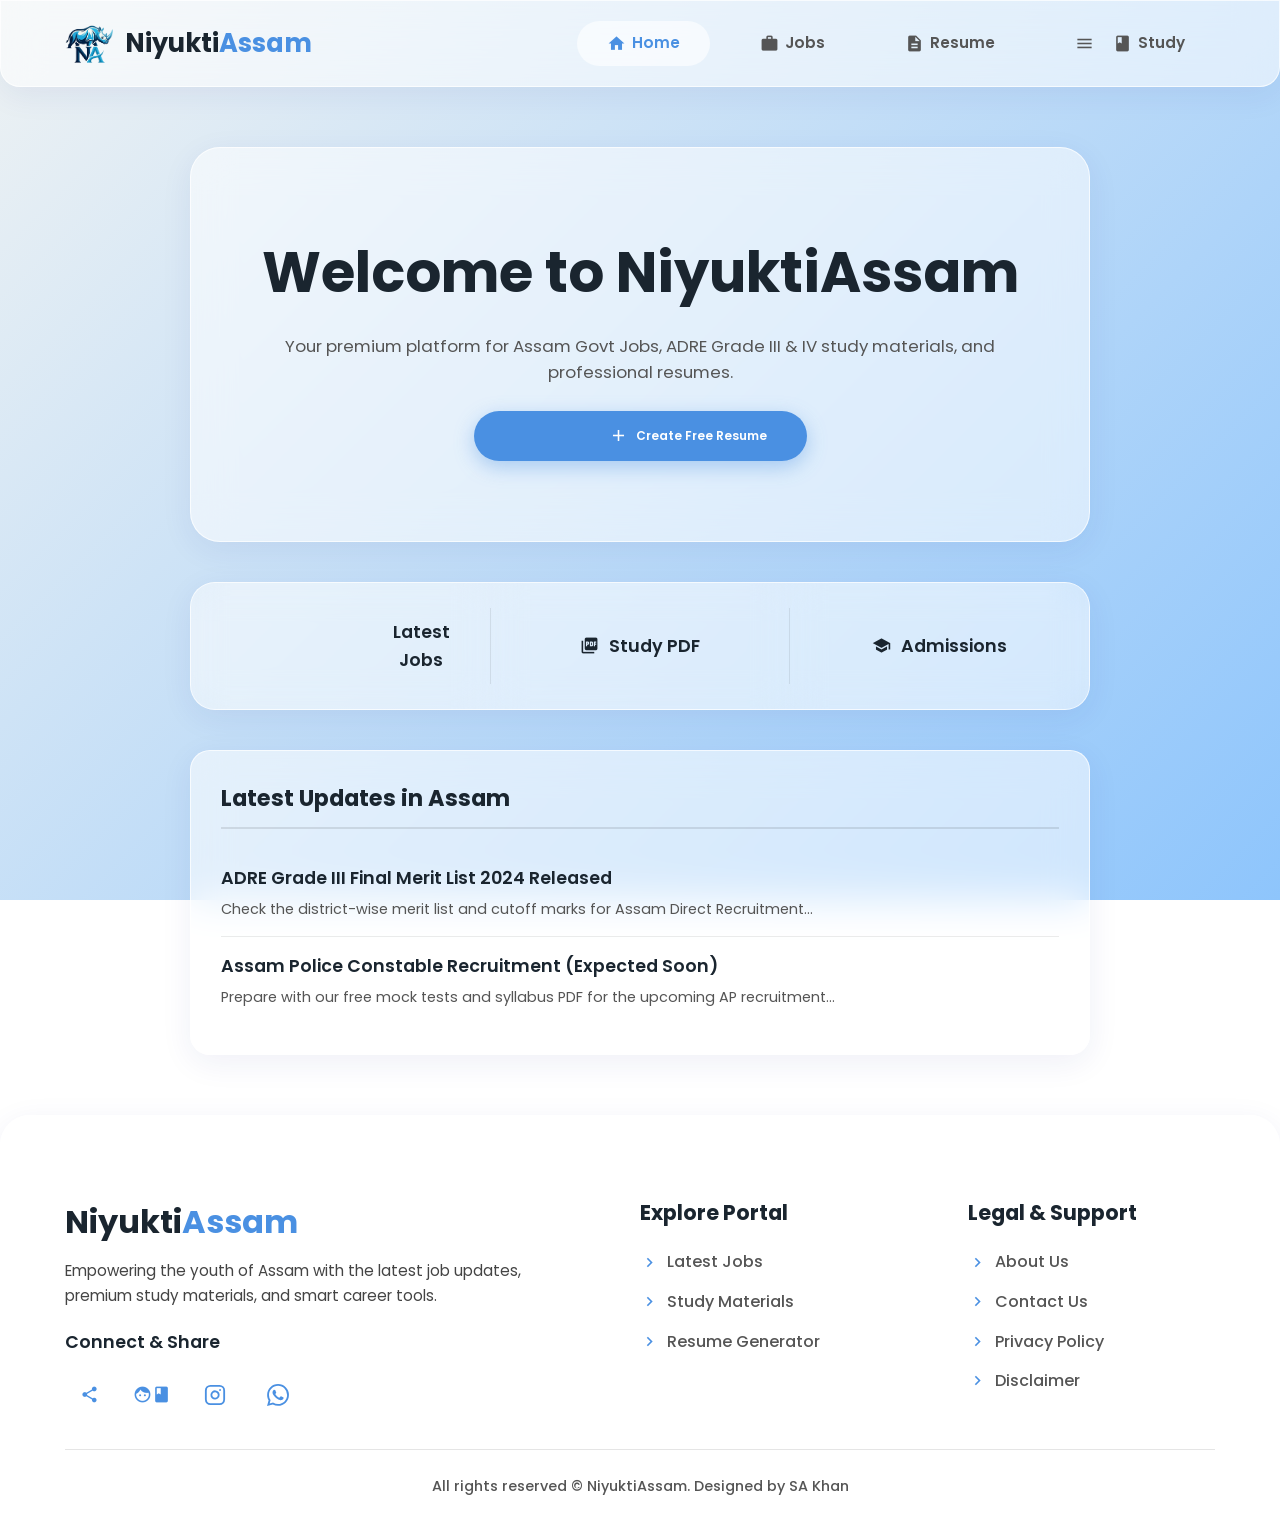
<file: index.html>
<!DOCTYPE html>
<html lang="en">
<head>
    <meta charset="UTF-8">
    <meta name="viewport" content="width=device-width, initial-scale=1.0, maximum-scale=1.0, user-scalable=no">
    
    <title>NiyuktiAssam | Latest Govt Jobs in Assam, Study Material & Free Resume</title>
    <link rel="apple-touch-icon" sizes="180x180" href="images/fav2.png">
    <link rel="icon" type="image/png" sizes="192x192" href="images/fav1.png">
    <link rel="icon" type="image/png" sizes="512x512" href="images/fav.png">
    <link rel="shortcut icon" href="favicon.ico">
    <meta name="title" content="NiyuktiAssam | Latest Govt Jobs in Assam, Study Material & Free Resume">
    <meta name="description" content="Get the latest Assam Govt job updates, ADRE Grade III & IV study materials, daily current affairs, and a premium free resume generator tool.">
    <meta name="keywords" content="Assam govt jobs, ADRE study material, Niyukti Assam, free resume generator, latest jobs in Assam, Assam career">
    <meta name="author" content="NiyuktiAssam">
    
    <link rel="canonical" href="https://niyuktiassam.in/" />

    <meta property="og:type" content="website">
    <meta property="og:url" content="https://niyuktiassam.in/">
    <meta property="og:title" content="NiyuktiAssam | Latest Govt Jobs & Study Materials">
    <meta property="og:description" content="Get the latest Assam Govt job updates, ADRE Grade III & IV study materials, and a premium free resume generator tool.">
    <meta property="og:image" content="https://niyuktiassam.in/assets/discover-cover.jpg">

    <meta property="twitter:card" content="summary_large_image">
    <meta property="twitter:url" content="https://niyuktiassam.in/">
    <meta property="twitter:title" content="NiyuktiAssam | Latest Govt Jobs & Study Materials">
    <meta property="twitter:description" content="Get the latest Assam Govt job updates, ADRE Grade III & IV study materials, and a premium free resume generator tool.">
    <meta property="twitter:image" content="https://niyuktiassam.in/assets/discover-cover.jpg">

    <script type="application/ld+json">
    {
      "@context": "https://schema.org",
      "@type": "WebSite",
      "name": "NiyuktiAssam",
      "url": "https://niyuktiassam.in/",
      "potentialAction": {
        "@type": "SearchAction",
        "target": "https://niyuktiassam.in/search?q={search_term_string}",
        "query-input": "required name=search_term_string"
      }
    }
    </script>
    
    <link href="https://fonts.googleapis.com/css2?family=Poppins:wght@300;400;500;600;700&display=swap" rel="stylesheet">
    <link href="https://fonts.googleapis.com/icon?family=Material+Icons" rel="stylesheet">
    
    <link rel="stylesheet" href="style.css">
</head>
<body>

    <header class="main-header glass-panel">
        <div class="header-container">
            <div class="brand">
                <img src="logo.png" alt="NiyuktiAssam Logo" class="logo-img">
                <div class="logo-text">Niyukti<span>Assam</span></div>
            </div>
            
            <nav class="top-tabs" aria-label="Main Navigation">
                <a href="index.html" class="tab active"><span class="material-icons">home</span> Home</a>
                <a href="jobs.html" class="tab"><span class="material-icons">work</span> Jobs</a>
                <a href="resume.html" class="tab"><span class="material-icons">description</span> Resume</a>
                <a href="study.html" class="tab"><span class="material-icons">menu_book</span> Study</a>
            </nav>
        </div>
    </header>

    <div class="page-wrapper">
        <main class="content-area">
            <div class="layout-grid">
                
                <div class="center-content">
                    <section class="hero glass-panel">
                        <h1>Welcome to NiyuktiAssam</h1>
                        <p>Your premium platform for Assam Govt Jobs, ADRE Grade III & IV study materials, and professional resumes.</p>
                        <a href="resume.html" class="action-btn"><span class="material-icons">post_add</span> Create Free Resume</a>
                    </section>

                    <div class="premium-unified-card">
                        <a href="jobs.html" class="unified-item"><span class="material-icons">campaign</span> Latest Jobs</a>
                        <div class="card-divider"></div>
                        <a href="study.html" class="unified-item"><span class="material-icons">picture_as_pdf</span> Study PDF</a>
                        <div class="card-divider"></div>
                        <a href="admissions.html" class="unified-item"><span class="material-icons">school</span> Admissions</a>
                    </div>

                    <section class="recent-updates glass-panel">
                        <h2> Latest Updates in Assam</h2>
                        <ul class="update-list">
                            <li>
                                <a href="#">ADRE Grade III Final Merit List 2024 Released</a>
                                <p>Check the district-wise merit list and cutoff marks for Assam Direct Recruitment...</p>
                            </li>
                            <li>
                                <a href="#">Assam Police Constable Recruitment (Expected Soon)</a>
                                <p>Prepare with our free mock tests and syllabus PDF for the upcoming AP recruitment...</p>
                            </li>
                        </ul>
                    </section>
                </div>

                </div>
        </main>

        <footer class="main-footer glass-panel">
            <div class="footer-content">
                <div class="footer-brand">
                    <h2>Niyukti<span>Assam</span></h2>
                    <p>Empowering the youth of Assam with the latest job updates, premium study materials, and smart career tools.</p>
                    
                    <div class="footer-social">
                        <h4>Connect & Share</h4>
                        <div class="social-icons-wrapper">
                            <button id="footer-share-btn" class="social-btn" title="Share Website" aria-label="Share Website" style="border:none; cursor:pointer;">
                                <span class="material-icons">share</span>
                            </button>
                            <a href="https://www.facebook.com/profile.php?id=61578835168791" target="_blank" rel="noopener noreferrer" class="social-btn" title="Follow on Facebook" aria-label="Facebook">
                                <span class="material-icons">facebook</span>
                            </a>
                            <a href="https://www.instagram.com/sahabbarali_08/" target="_blank" rel="noopener noreferrer" class="social-btn" title="Follow on Instagram" aria-label="Instagram">
                                <svg viewBox="0 0 24 24" width="22" height="22" stroke="currentColor" stroke-width="2" fill="none" stroke-linecap="round" stroke-linejoin="round">
                                    <rect x="2" y="2" width="20" height="20" rx="5" ry="5"></rect>
                                    <path d="M16 11.37A4 4 0 1 1 12.63 8 4 4 0 0 1 16 11.37z"></path>
                                    <line x1="17.5" y1="6.5" x2="17.51" y2="6.5"></line>
                                </svg>
                            </a>
                            <a href="https://wa.me/916913502001" target="_blank" rel="noopener noreferrer" class="social-btn" title="Join our WhatsApp" aria-label="WhatsApp">
                                <svg viewBox="0 0 24 24" width="22" height="22" fill="currentColor">
                                    <path d="M17.472 14.382c-.297-.149-1.758-.867-2.03-.967-.273-.099-.471-.148-.67.15-.197.297-.767.966-.94 1.164-.173.199-.347.223-.644.075-.297-.15-1.255-.463-2.39-1.475-.883-.788-1.48-1.761-1.653-2.059-.173-.297-.018-.458.13-.606.134-.133.298-.347.446-.52.149-.174.198-.298.298-.497.099-.198.05-.371-.025-.52-.075-.149-.669-1.612-.916-2.207-.242-.579-.487-.5-.669-.51a12.8 12.8 0 0 0-.57-.01c-.198 0-.52.074-.792.372-.272.297-1.04 1.016-1.04 2.479 0 1.462 1.065 2.875 1.213 3.074.149.198 2.096 3.2 5.077 4.487.709.306 1.262.489 1.694.625.712.227 1.36.195 1.871.118.571-.085 1.758-.719 2.006-1.413.248-.694.248-1.289.173-1.413-.074-.124-.272-.198-.57-.347m-5.421 7.403h-.004a9.87 9.87 0 0 1-5.031-1.378l-.361-.214-3.741.982.998-3.648-.235-.374a9.86 9.86 0 0 1-1.51-5.26c.001-5.45 4.436-9.884 9.888-9.884 2.64 0 5.122 1.03 6.988 2.898a9.825 9.825 0 0 1 2.893 6.994c-.003 5.45-4.437 9.884-9.885 9.884m8.413-18.297A11.815 11.815 0 0 0 12.05 0C5.495 0 .16 5.335.157 11.892c0 2.096.547 4.142 1.588 5.945L.057 24l6.305-1.654a11.882 11.882 0 0 0 5.683 1.448h.005c6.554 0 11.89-5.335 11.893-11.893a11.821 11.821 0 0 0-3.48-8.413Z"/>
                                </svg>
                            </a>
                        </div>
                    </div>
                </div>

                <div class="footer-links">
                    <h3>Explore Portal</h3>
                    <a href="jobs.html"><span class="material-icons">chevron_right</span> Latest Jobs</a>
                    <a href="study.html"><span class="material-icons">chevron_right</span> Study Materials</a>
                    <a href="resume.html"><span class="material-icons">chevron_right</span> Resume Generator</a>
                </div>

                <div class="footer-legal">
                    <h3>Legal & Support</h3>
                    <a href="about.html"><span class="material-icons">chevron_right</span> About Us</a>
                    <a href="contact.html"><span class="material-icons">chevron_right</span> Contact Us</a>
                    <a href="privacy.html"><span class="material-icons">chevron_right</span> Privacy Policy</a>
                    <a href="disclaimer.html"><span class="material-icons">chevron_right</span> Disclaimer</a>
                </div>
            </div>
            
            <div class="footer-bottom">
                <p>All rights reserved &copy; NiyuktiAssam. Designed by SA Khan</p>
            </div>
        </footer>
    </div>

    <script>
        document.addEventListener("DOMContentLoaded", function() {
            const shareBtn = document.getElementById('footer-share-btn');
            
            if(shareBtn) {
                shareBtn.addEventListener('click', async function(e) {
                    e.preventDefault();
                    
                    const websiteUrl = window.location.origin; 
                    const websiteTitle = "NiyuktiAssam - Latest Govt Jobs & Study Materials";
                    
                    if (navigator.share) {
                        try {
                            await navigator.share({
                                title: websiteTitle,
                                text: "Prepare for ADRE & Assam Govt Jobs with NiyuktiAssam. Check out the latest updates and free Resume Generator!",
                                url: websiteUrl
                            });
                        } catch (err) {
                            console.log('Error sharing:', err);
                        }
                    } else {
                        navigator.clipboard.writeText(websiteUrl)
                            .then(() => alert("Link copied to clipboard! Share it with your friends."))
                            .catch(err => console.error('Failed to copy text: ', err));
                    }
                });
            }
        });
    </script>
</body>
</html>
</file>
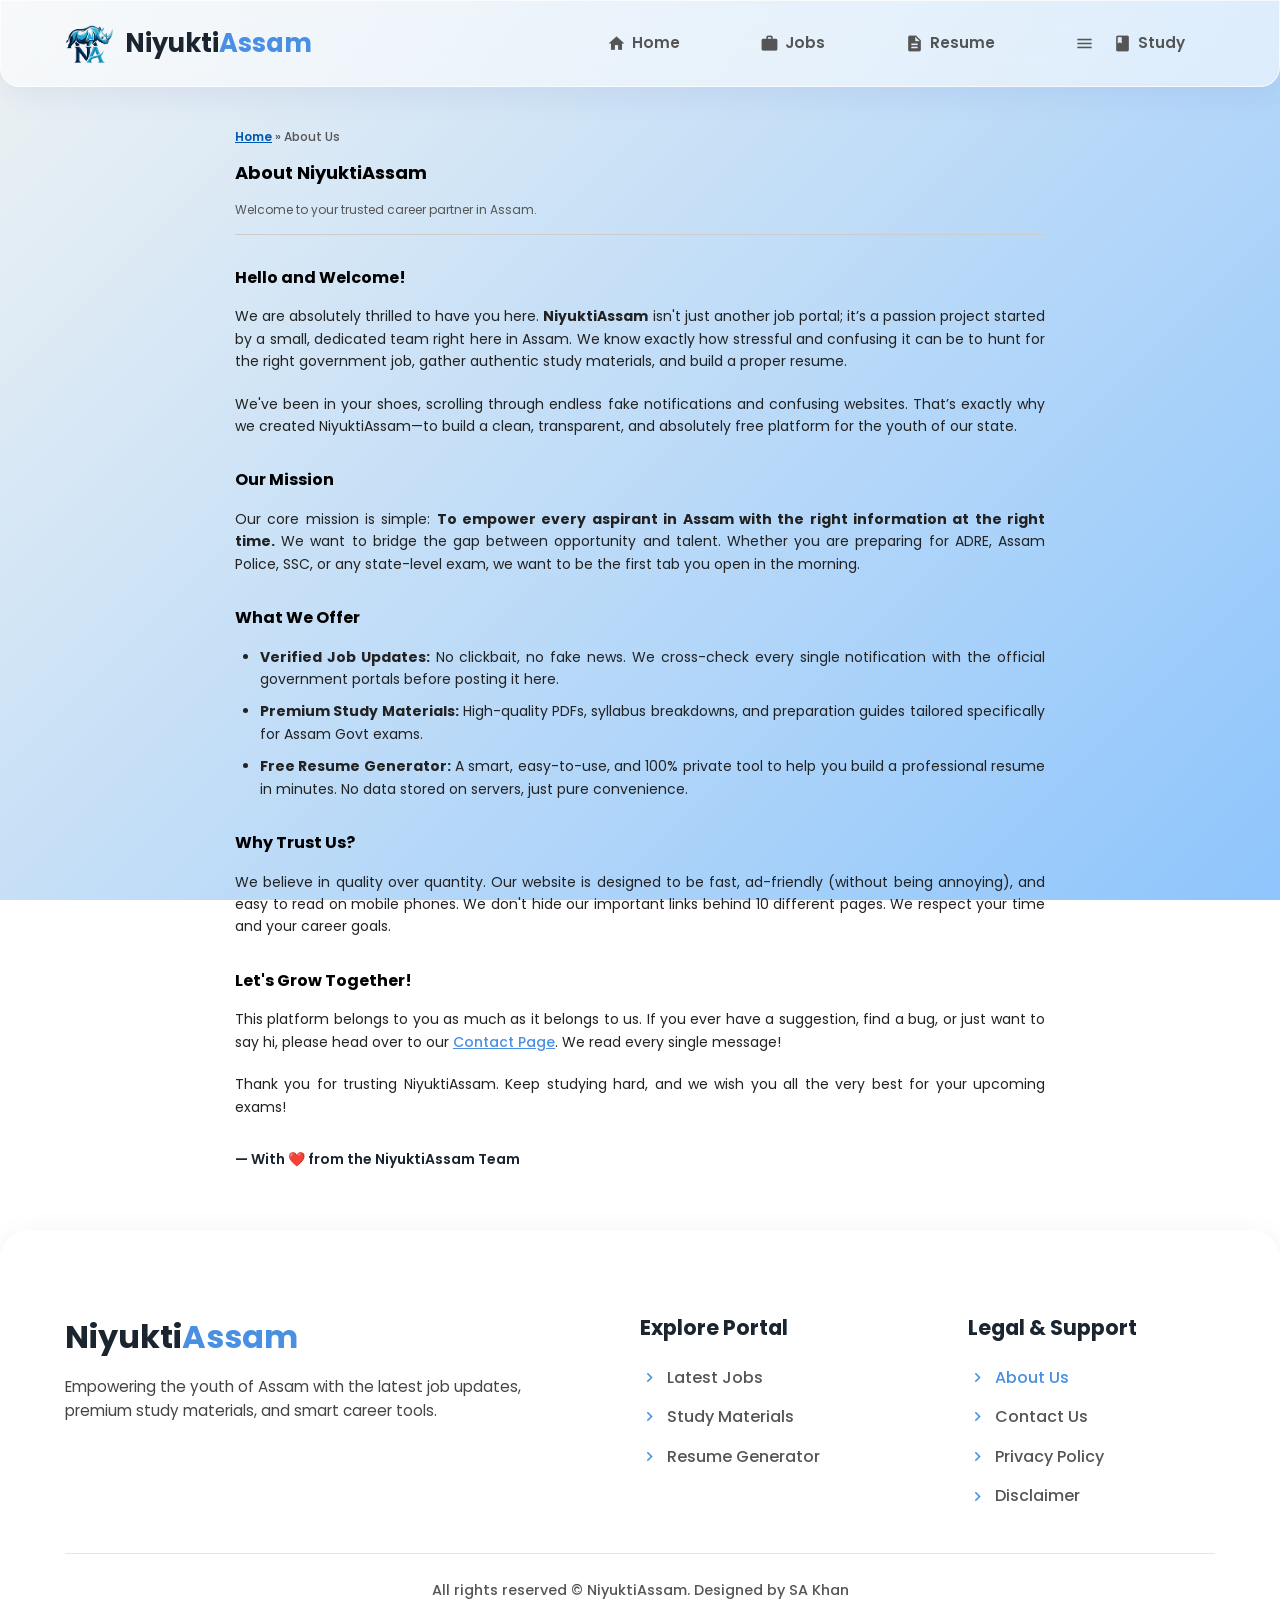
<file: about.html>
<!DOCTYPE html>
<html lang="en">
<head>
    <meta charset="UTF-8">
    <meta name="viewport" content="width=device-width, initial-scale=1.0">
    
    <title>About Us | NiyuktiAssam</title>
    <link rel="apple-touch-icon" sizes="180x180" href="images/fav2.png">
    <link rel="icon" type="image/png" sizes="192x192" href="images/fav1.png">
    <link rel="icon" type="image/png" sizes="512x512" href="images/fav.png">
    <link rel="shortcut icon" href="favicon.ico">
    <meta name="title" content="About Us | NiyuktiAssam">
    <meta name="description" content="Learn more about NiyuktiAssam. We are a dedicated team from Assam helping local youth with the latest Govt job updates, study materials, and a free resume generator.">
    <meta name="robots" content="index, follow">
    
    <link rel="canonical" href="https://niyuktiassam.in/about.html" />
    
    <link href="https://fonts.googleapis.com/css2?family=Poppins:wght@300;400;500;600;700&display=swap" rel="stylesheet">
    <link href="https://fonts.googleapis.com/icon?family=Material+Icons" rel="stylesheet">
    
    <link rel="stylesheet" href="style.css">
</head>
<body>

    <header class="main-header glass-panel">
        <div class="header-container">
            <div class="brand">
                <img src="logo.png" alt="NiyuktiAssam Logo" class="logo-img">
                <div class="logo-text">Niyukti<span>Assam</span></div>
            </div>
            <nav class="top-tabs" aria-label="Main Navigation">
                <a href="index.html" class="tab"><span class="material-icons">home</span> Home</a>
                <a href="jobs.html" class="tab"><span class="material-icons">work</span> Jobs</a>
                <a href="resume.html" class="tab"><span class="material-icons">description</span> Resume</a>
                <a href="study.html" class="tab"><span class="material-icons">menu_book</span> Study</a>
            </nav>
        </div>
    </header>

    <div class="article-read-wrapper">
        <main class="pure-text-article">
            
            <nav class="breadcrumbs" aria-label="Breadcrumb">
                <a href="index.html">Home</a> &raquo; <span aria-current="page">About Us</span>
            </nav>

            <article>
                <header>
                    <h1 class="article-title">About NiyuktiAssam</h1>
                    <div class="article-meta">
                        <span>Welcome to your trusted career partner in Assam.</span>
                    </div>
                </header>

                <div class="article-text-body">
                    <h2>Hello and Welcome!</h2>
                    <p>We are absolutely thrilled to have you here. <strong>NiyuktiAssam</strong> isn't just another job portal; it’s a passion project started by a small, dedicated team right here in Assam. We know exactly how stressful and confusing it can be to hunt for the right government job, gather authentic study materials, and build a proper resume.</p>
                    <p>We've been in your shoes, scrolling through endless fake notifications and confusing websites. That’s exactly why we created NiyuktiAssam—to build a clean, transparent, and absolutely free platform for the youth of our state.</p>

                    <h2>Our Mission</h2>
                    <p>Our core mission is simple: <strong>To empower every aspirant in Assam with the right information at the right time.</strong> We want to bridge the gap between opportunity and talent. Whether you are preparing for ADRE, Assam Police, SSC, or any state-level exam, we want to be the first tab you open in the morning.</p>

                    <h2>What We Offer</h2>
                    <ul>
                        <li><strong>Verified Job Updates:</strong> No clickbait, no fake news. We cross-check every single notification with the official government portals before posting it here.</li>
                        <li><strong>Premium Study Materials:</strong> High-quality PDFs, syllabus breakdowns, and preparation guides tailored specifically for Assam Govt exams.</li>
                        <li><strong>Free Resume Generator:</strong> A smart, easy-to-use, and 100% private tool to help you build a professional resume in minutes. No data stored on servers, just pure convenience.</li>
                    </ul>

                    <h2>Why Trust Us?</h2>
                    <p>We believe in quality over quantity. Our website is designed to be fast, ad-friendly (without being annoying), and easy to read on mobile phones. We don't hide our important links behind 10 different pages. We respect your time and your career goals.</p>

                    <h2>Let's Grow Together!</h2>
                    <p>This platform belongs to you as much as it belongs to us. If you ever have a suggestion, find a bug, or just want to say hi, please head over to our <a href="contact.html" style="color: #4a90e2; font-weight: 500;">Contact Page</a>. We read every single message!</p>
                    
                    <p>Thank you for trusting NiyuktiAssam. Keep studying hard, and we wish you all the very best for your upcoming exams!</p>

                    <p style="margin-top: 30px; font-weight: 600; color: #1a252f;">— With ❤️ from the NiyuktiAssam Team</p>
                </div>
            </article>

        </main>
    </div>

    <footer class="main-footer glass-panel">
        <div class="footer-content">
            <div class="footer-brand">
                <h2>Niyukti<span>Assam</span></h2>
                <p>Empowering the youth of Assam with the latest job updates, premium study materials, and smart career tools.</p>
            </div>

            <div class="footer-links">
                <h3>Explore Portal</h3>
                <a href="jobs.html"><span class="material-icons">chevron_right</span> Latest Jobs</a>
                <a href="study.html"><span class="material-icons">chevron_right</span> Study Materials</a>
                <a href="resume.html"><span class="material-icons">chevron_right</span> Resume Generator</a>
            </div>

            <div class="footer-legal">
                <h3>Legal & Support</h3>
                <a href="about.html" style="color: #4a90e2;"><span class="material-icons">chevron_right</span> About Us</a>
                <a href="contact.html"><span class="material-icons">chevron_right</span> Contact Us</a>
                <a href="privacy.html"><span class="material-icons">chevron_right</span> Privacy Policy</a>
                <a href="disclaimer.html"><span class="material-icons">chevron_right</span> Disclaimer</a>
            </div>
        </div>
        
        <div class="footer-bottom">
            <p>All rights reserved &copy; NiyuktiAssam. Designed by SA Khan</p>
        </div>
    </footer>

</body>
</html>
</file>
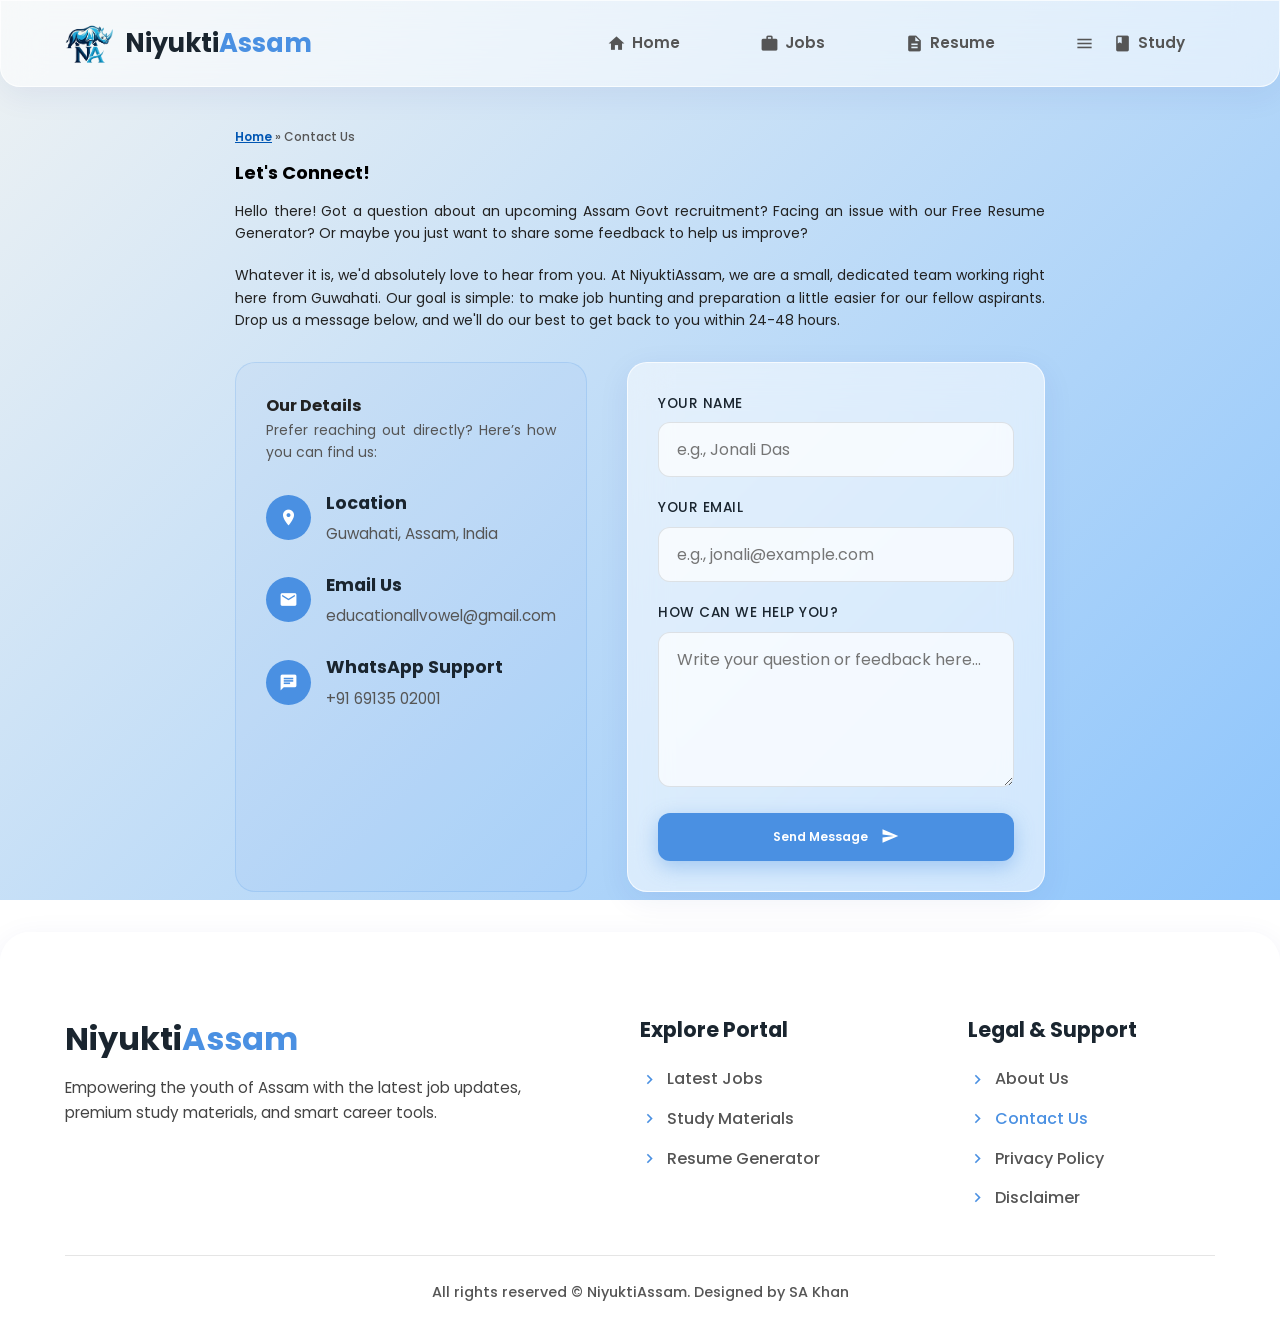
<file: contact.html>
<!DOCTYPE html>
<html lang="en">
<head>
    <meta charset="UTF-8">
    <meta name="viewport" content="width=device-width, initial-scale=1.0, maximum-scale=1.0, user-scalable=no">
    
    <title>Contact Us | NiyuktiAssam</title>
        <link rel="apple-touch-icon" sizes="180x180" href="images/fav2.png">
    <link rel="icon" type="image/png" sizes="192x192" href="images/fav1.png">
    <link rel="icon" type="image/png" sizes="512x512" href="images/fav.png">
    <link rel="shortcut icon" href="favicon.ico">
    <meta name="title" content="Contact Us | NiyuktiAssam">
    <meta name="description" content="Get in touch with the NiyuktiAssam team. We are based in Guwahati and are here to help you with Assam Govt job queries and our Resume Generator.">
    <meta name="robots" content="index, follow">
    
    <link rel="canonical" href="https://niyuktiassam.in/contact.html" />
    
    <link href="https://fonts.googleapis.com/css2?family=Poppins:wght@300;400;500;600;700&display=swap" rel="stylesheet">
    <link href="https://fonts.googleapis.com/icon?family=Material+Icons" rel="stylesheet">
    
    <link rel="stylesheet" href="style.css">

    <style>
        .contact-container {
            display: grid;
            grid-template-columns: 1fr;
            gap: 40px;
            margin-top: 30px;
        }
        @media(min-width: 768px) {
            .contact-container { grid-template-columns: 1fr 1.5fr; }
        }
        .contact-info-card {
            background: rgba(74, 144, 226, 0.05);
            padding: 30px;
            border-radius: 20px;
            border: 1px solid rgba(74, 144, 226, 0.2);
        }
        .info-item {
            display: flex;
            align-items: center;
            gap: 15px;
            margin-bottom: 25px;
        }
        .info-icon {
            background: #4a90e2;
            color: white;
            width: 45px;
            height: 45px;
            border-radius: 50%;
            display: flex;
            align-items: center;
            justify-content: center;
            flex-shrink: 0;
        }
        .info-text h4 { margin: 0; font-size: 1.1rem; color: #1a252f; }
        .info-text p, .info-text a { margin: 5px 0 0; color: #555; text-decoration: none; font-size: 0.95rem; display: block;}
        .info-text a:hover { color: #4a90e2; text-decoration: underline; }

        .premium-form .form-group { margin-bottom: 20px; }
        .premium-form label { display: block; font-weight: 500; margin-bottom: 8px; color: #1a252f; }
        .premium-form input, .premium-form textarea {
            width: 100%;
            padding: 14px 18px;
            border-radius: 12px;
            border: 1px solid rgba(0,0,0,0.1);
            background: rgba(255,255,255,0.7);
            font-family: 'Poppins', sans-serif;
            font-size: 1rem;
            outline: none;
            transition: all 0.3s;
        }
        .premium-form input:focus, .premium-form textarea:focus {
            border-color: #4a90e2;
            background: #ffffff;
            box-shadow: 0 0 0 3px rgba(74, 144, 226, 0.1);
        }
    </style>
</head>
<body>

    <header class="main-header glass-panel">
        <div class="header-container">
            <div class="brand">
                <img src="logo.png" alt="NiyuktiAssam Logo" class="logo-img">
                <div class="logo-text">Niyukti<span>Assam</span></div>
            </div>
            <nav class="top-tabs" aria-label="Main Navigation">
                <a href="index.html" class="tab"><span class="material-icons">home</span> Home</a>
                <a href="jobs.html" class="tab"><span class="material-icons">work</span> Jobs</a>
                <a href="resume.html" class="tab"><span class="material-icons">description</span> Resume</a>
                <a href="study.html" class="tab"><span class="material-icons">menu_book</span> Study</a>
            </nav>
        </div>
    </header>

    <div class="article-read-wrapper">
        <main class="pure-text-article">
            
            <nav class="breadcrumbs" aria-label="Breadcrumb">
                <a href="index.html">Home</a> &raquo; <span aria-current="page">Contact Us</span>
            </nav>

            <article>
                <header>
                    <h1 class="article-title">Let's Connect!</h1>
                </header>

                <div class="article-text-body">
                    <p>Hello there!  Got a question about an upcoming Assam Govt recruitment? Facing an issue with our Free Resume Generator? Or maybe you just want to share some feedback to help us improve? </p>
                    <p>Whatever it is, we'd absolutely love to hear from you. At NiyuktiAssam, we are a small, dedicated team working right here from Guwahati. Our goal is simple: to make job hunting and preparation a little easier for our fellow aspirants. Drop us a message below, and we'll do our best to get back to you within 24-48 hours.</p>

                    <div class="contact-container">
                        
                        <div class="contact-info-card">
                            <h3>Our Details</h3>
                            <p style="margin-bottom: 25px; color: #555;">Prefer reaching out directly? Here’s how you can find us:</p>
                            
                            <div class="info-item">
                                <div class="info-icon"><span class="material-icons">location_on</span></div>
                                <div class="info-text">
                                    <h4>Location</h4>
                                    <p>Guwahati, Assam, India</p>
                                </div>
                            </div>

                            <div class="info-item">
                                <div class="info-icon"><span class="material-icons">email</span></div>
                                <div class="info-text">
                                    <h4>Email Us</h4>
                                    <a href="mailto:educationallvowel@gmail.com">educationallvowel@gmail.com</a>
                                </div>
                            </div>

                            <div class="info-item">
                                <div class="info-icon"><span class="material-icons">chat</span></div>
                                <div class="info-text">
                                    <h4>WhatsApp Support</h4>
                                    <a href="https://wa.me/916913502001" target="_blank" rel="noopener noreferrer">+91 69135 02001</a>
                                </div>
                            </div>
                        </div>

                        <div>
                            <form action="https://api.web3forms.com/submit" method="POST" class="premium-form glass-panel" style="padding: 30px; border-radius: 20px;">
                                
                                <input type="hidden" name="access_key" value="f770098b-f7a7-4165-ac83-3ae442409d93">
                                <input type="hidden" name="subject" value="New Inquiry from NiyuktiAssam Contact Page">
                                <input type="hidden" name="from_name" value="NiyuktiAssam Portal">
                                <input type="hidden" name="redirect" value="https://niyuktiassam.in/contact.html">

                                <div class="form-group">
                                    <label for="name">Your Name</label>
                                    <input type="text" id="name" name="name" required placeholder="e.g., Jonali Das">
                                </div>

                                <div class="form-group">
                                    <label for="email">Your Email</label>
                                    <input type="email" id="email" name="email" required placeholder="e.g., jonali@example.com">
                                </div>

                                <div class="form-group">
                                    <label for="message">How can we help you?</label>
                                    <textarea id="message" name="message" rows="5" required placeholder="Write your question or feedback here..."></textarea>
                                </div>

                                <input type="checkbox" name="botcheck" class="hidden" style="display: none;">

                               <button type="submit" class="action-btn" onclick="setTimeout(() => this.form.reset(), 100);" style="width: 100%; border-radius: 12px;">
                                    Send Message <span class="material-icons" style="font-size: 1.1rem; margin-left: 5px;">send</span>
                                </button>
                            </form>
                        </div>

                    </div>
                </div>
            </article>

        </main>
    </div>

    <footer class="main-footer glass-panel">
        <div class="footer-content">
            <div class="footer-brand">
                <h2>Niyukti<span>Assam</span></h2>
                <p>Empowering the youth of Assam with the latest job updates, premium study materials, and smart career tools.</p>
            </div>

            <div class="footer-links">
                <h3>Explore Portal</h3>
                <a href="jobs.html"><span class="material-icons">chevron_right</span> Latest Jobs</a>
                <a href="study.html"><span class="material-icons">chevron_right</span> Study Materials</a>
                <a href="resume.html"><span class="material-icons">chevron_right</span> Resume Generator</a>
            </div>

            <div class="footer-legal">
                <h3>Legal & Support</h3>
                <a href="about.html"><span class="material-icons">chevron_right</span> About Us</a>
                <a href="contact.html" style="color: #4a90e2;"><span class="material-icons">chevron_right</span> Contact Us</a>
                <a href="privacy.html"><span class="material-icons">chevron_right</span> Privacy Policy</a>
                <a href="disclaimer.html"><span class="material-icons">chevron_right</span> Disclaimer</a>
            </div>
        </div>
        
        <div class="footer-bottom">
            <p>All rights reserved &copy; NiyuktiAssam. Designed by SA Khan</p>
        </div>
    </footer>

</body>
</html>
</file>
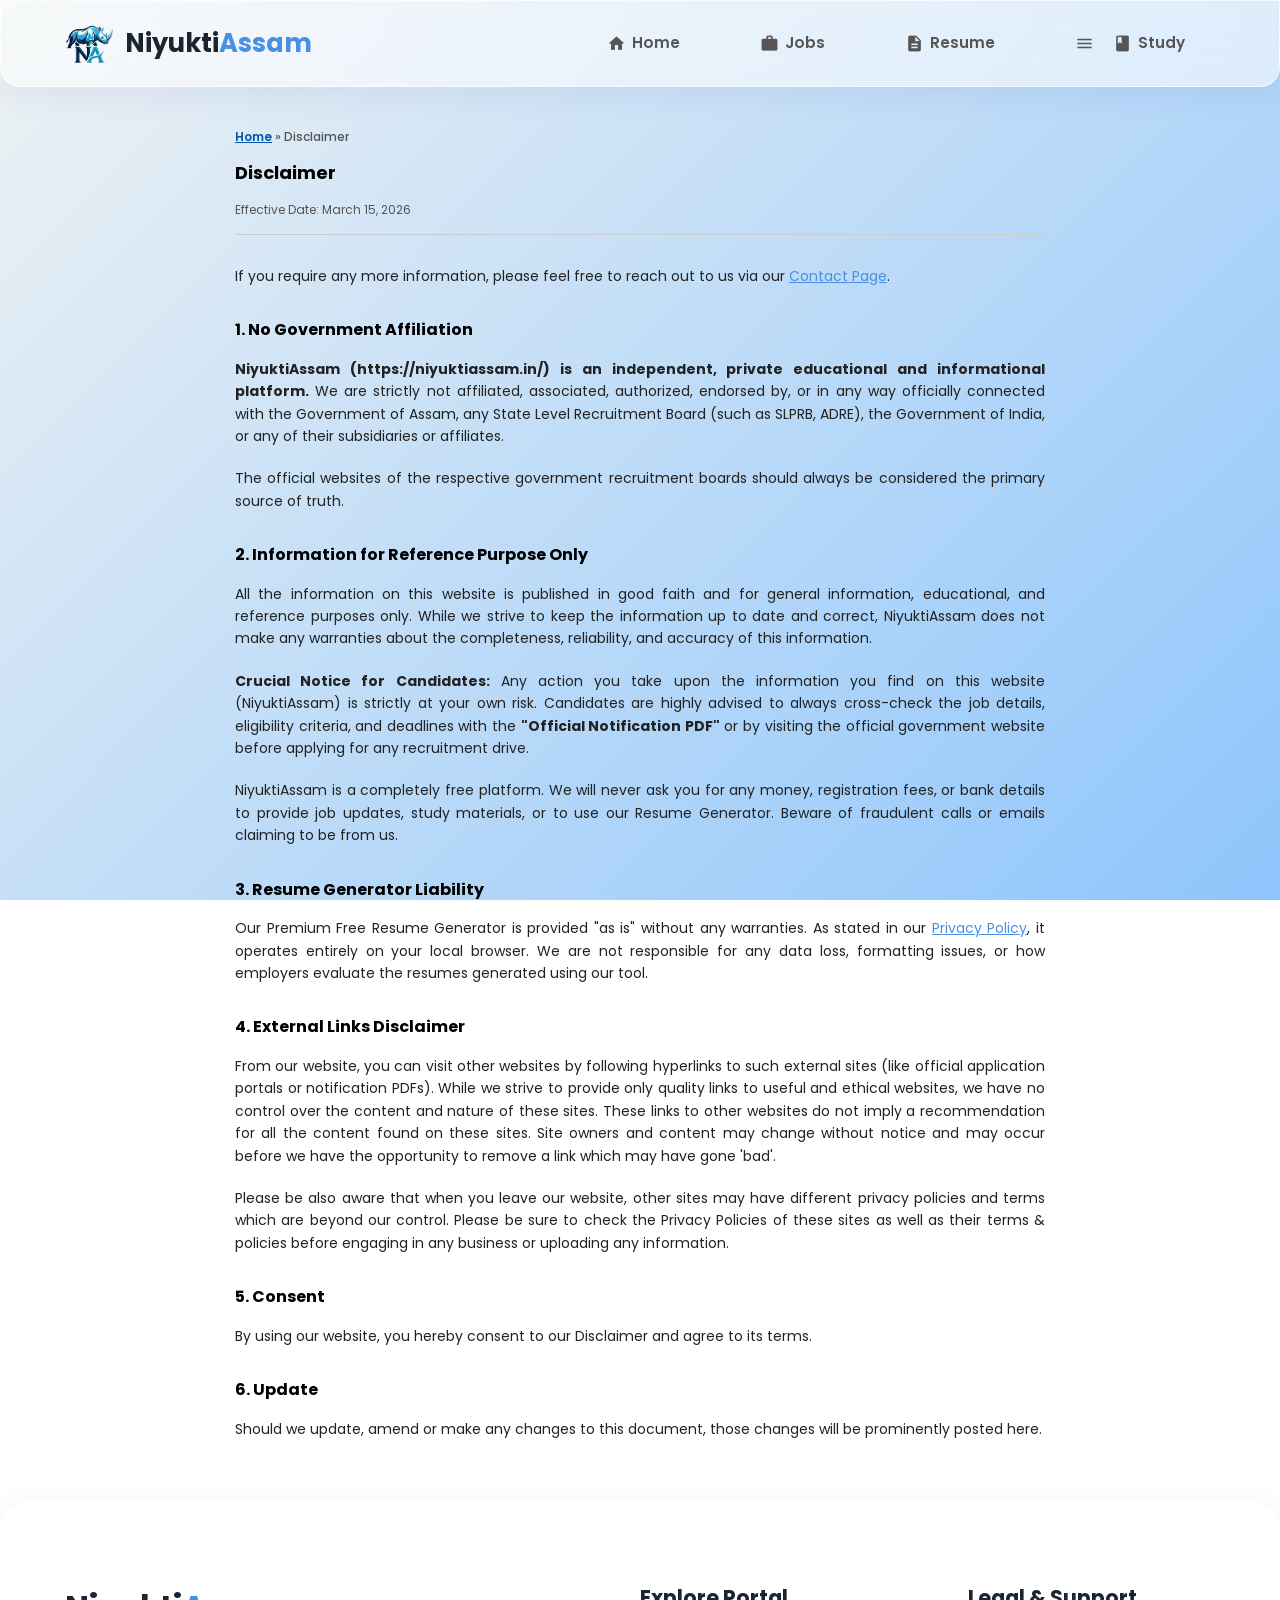
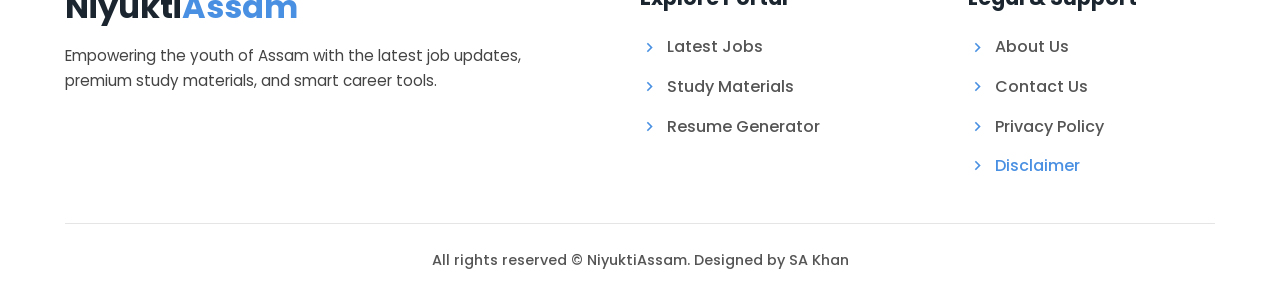
<file: disclaimer.html>
<!DOCTYPE html>
<html lang="en">
<head>
    <meta charset="UTF-8">
    <meta name="viewport" content="width=device-width, initial-scale=1.0">
    
    <title>Disclaimer | NiyuktiAssam</title>
        <link rel="apple-touch-icon" sizes="180x180" href="images/fav2.png">
    <link rel="icon" type="image/png" sizes="192x192" href="images/fav1.png">
    <link rel="icon" type="image/png" sizes="512x512" href="images/fav.png">
    <link rel="shortcut icon" href="favicon.ico">
    <meta name="title" content="Disclaimer | NiyuktiAssam">
    <meta name="description" content="Read the official disclaimer of NiyuktiAssam. We are an independent educational platform providing Assam Govt job updates for reference purposes only.">
    <meta name="robots" content="index, follow">
    
    <link rel="canonical" href="https://niyuktiassam.in/disclaimer.html" />
    
    <link href="https://fonts.googleapis.com/css2?family=Poppins:wght@300;400;500;600;700&display=swap" rel="stylesheet">
    <link href="https://fonts.googleapis.com/icon?family=Material+Icons" rel="stylesheet">
    
    <link rel="stylesheet" href="style.css">
</head>
<body>

    <header class="main-header glass-panel">
        <div class="header-container">
            <div class="brand">
                <img src="logo.png" alt="NiyuktiAssam Logo" class="logo-img">
                <div class="logo-text">Niyukti<span>Assam</span></div>
            </div>
            <nav class="top-tabs" aria-label="Main Navigation">
                <a href="index.html" class="tab"><span class="material-icons">home</span> Home</a>
                <a href="jobs.html" class="tab"><span class="material-icons">work</span> Jobs</a>
                <a href="resume.html" class="tab"><span class="material-icons">description</span> Resume</a>
                <a href="study.html" class="tab"><span class="material-icons">menu_book</span> Study</a>
            </nav>
        </div>
    </header>

    <div class="article-read-wrapper">
        <main class="pure-text-article">
            
            <nav class="breadcrumbs" aria-label="Breadcrumb">
                <a href="index.html">Home</a> &raquo; <span aria-current="page">Disclaimer</span>
            </nav>

            <article>
                <header>
                    <h1 class="article-title">Disclaimer</h1>
                    <div class="article-meta">
                        <span>Effective Date: <time datetime="2026-03-15">March 15, 2026</time></span>
                    </div>
                </header>

                <div class="article-text-body">
                    <p>If you require any more information, please feel free to reach out to us via our <a href="contact.html" style="color: #4a90e2;">Contact Page</a>.</p>

                    <section>
                        <h2>1. No Government Affiliation</h2>
                        <p><strong>NiyuktiAssam (https://niyuktiassam.in/) is an independent, private educational and informational platform.</strong> We are strictly not affiliated, associated, authorized, endorsed by, or in any way officially connected with the Government of Assam, any State Level Recruitment Board (such as SLPRB, ADRE), the Government of India, or any of their subsidiaries or affiliates.</p>
                        <p>The official websites of the respective government recruitment boards should always be considered the primary source of truth.</p>
                    </section>

                    <section>
                        <h2>2. Information for Reference Purpose Only</h2>
                        <p>All the information on this website is published in good faith and for general information, educational, and reference purposes only. While we strive to keep the information up to date and correct, NiyuktiAssam does not make any warranties about the completeness, reliability, and accuracy of this information.</p>
                        <p><strong>Crucial Notice for Candidates:</strong> Any action you take upon the information you find on this website (NiyuktiAssam) is strictly at your own risk. Candidates are highly advised to always cross-check the job details, eligibility criteria, and deadlines with the <strong>"Official Notification PDF"</strong> or by visiting the official government website before applying for any recruitment drive.</p>
                        <p>NiyuktiAssam is a completely free platform. We will never ask you for any money, registration fees, or bank details to provide job updates, study materials, or to use our Resume Generator. Beware of fraudulent calls or emails claiming to be from us.</p>
                    </section>

                    <section>
                        <h2>3. Resume Generator Liability</h2>
                        <p>Our Premium Free Resume Generator is provided "as is" without any warranties. As stated in our <a href="privacy.html" style="color: #4a90e2;">Privacy Policy</a>, it operates entirely on your local browser. We are not responsible for any data loss, formatting issues, or how employers evaluate the resumes generated using our tool.</p>
                    </section>

                    <section>
                        <h2>4. External Links Disclaimer</h2>
                        <p>From our website, you can visit other websites by following hyperlinks to such external sites (like official application portals or notification PDFs). While we strive to provide only quality links to useful and ethical websites, we have no control over the content and nature of these sites. These links to other websites do not imply a recommendation for all the content found on these sites. Site owners and content may change without notice and may occur before we have the opportunity to remove a link which may have gone 'bad'.</p>
                        <p>Please be also aware that when you leave our website, other sites may have different privacy policies and terms which are beyond our control. Please be sure to check the Privacy Policies of these sites as well as their terms & policies before engaging in any business or uploading any information.</p>
                    </section>

                    <section>
                        <h2>5. Consent</h2>
                        <p>By using our website, you hereby consent to our Disclaimer and agree to its terms.</p>
                    </section>

                    <section>
                        <h2>6. Update</h2>
                        <p>Should we update, amend or make any changes to this document, those changes will be prominently posted here.</p>
                    </section>

                </div>
            </article>

        </main>
    </div>

    <footer class="main-footer glass-panel">
        <div class="footer-content">
            <div class="footer-brand">
                <h2>Niyukti<span>Assam</span></h2>
                <p>Empowering the youth of Assam with the latest job updates, premium study materials, and smart career tools.</p>
            </div>

            <div class="footer-links">
                <h3>Explore Portal</h3>
                <a href="jobs.html"><span class="material-icons">chevron_right</span> Latest Jobs</a>
                <a href="study.html"><span class="material-icons">chevron_right</span> Study Materials</a>
                <a href="resume.html"><span class="material-icons">chevron_right</span> Resume Generator</a>
            </div>

            <div class="footer-legal">
                <h3>Legal & Support</h3>
                <a href="about.html"><span class="material-icons">chevron_right</span> About Us</a>
                <a href="contact.html"><span class="material-icons">chevron_right</span> Contact Us</a>
                <a href="privacy.html"><span class="material-icons">chevron_right</span> Privacy Policy</a>
                <a href="disclaimer.html" style="color: #4a90e2;"><span class="material-icons">chevron_right</span> Disclaimer</a>
            </div>
        </div>
        
        <div class="footer-bottom">
            <p>All rights reserved &copy; NiyuktiAssam. Designed by SA Khan</p>
        </div>
    </footer>

</body>
</html>
</file>
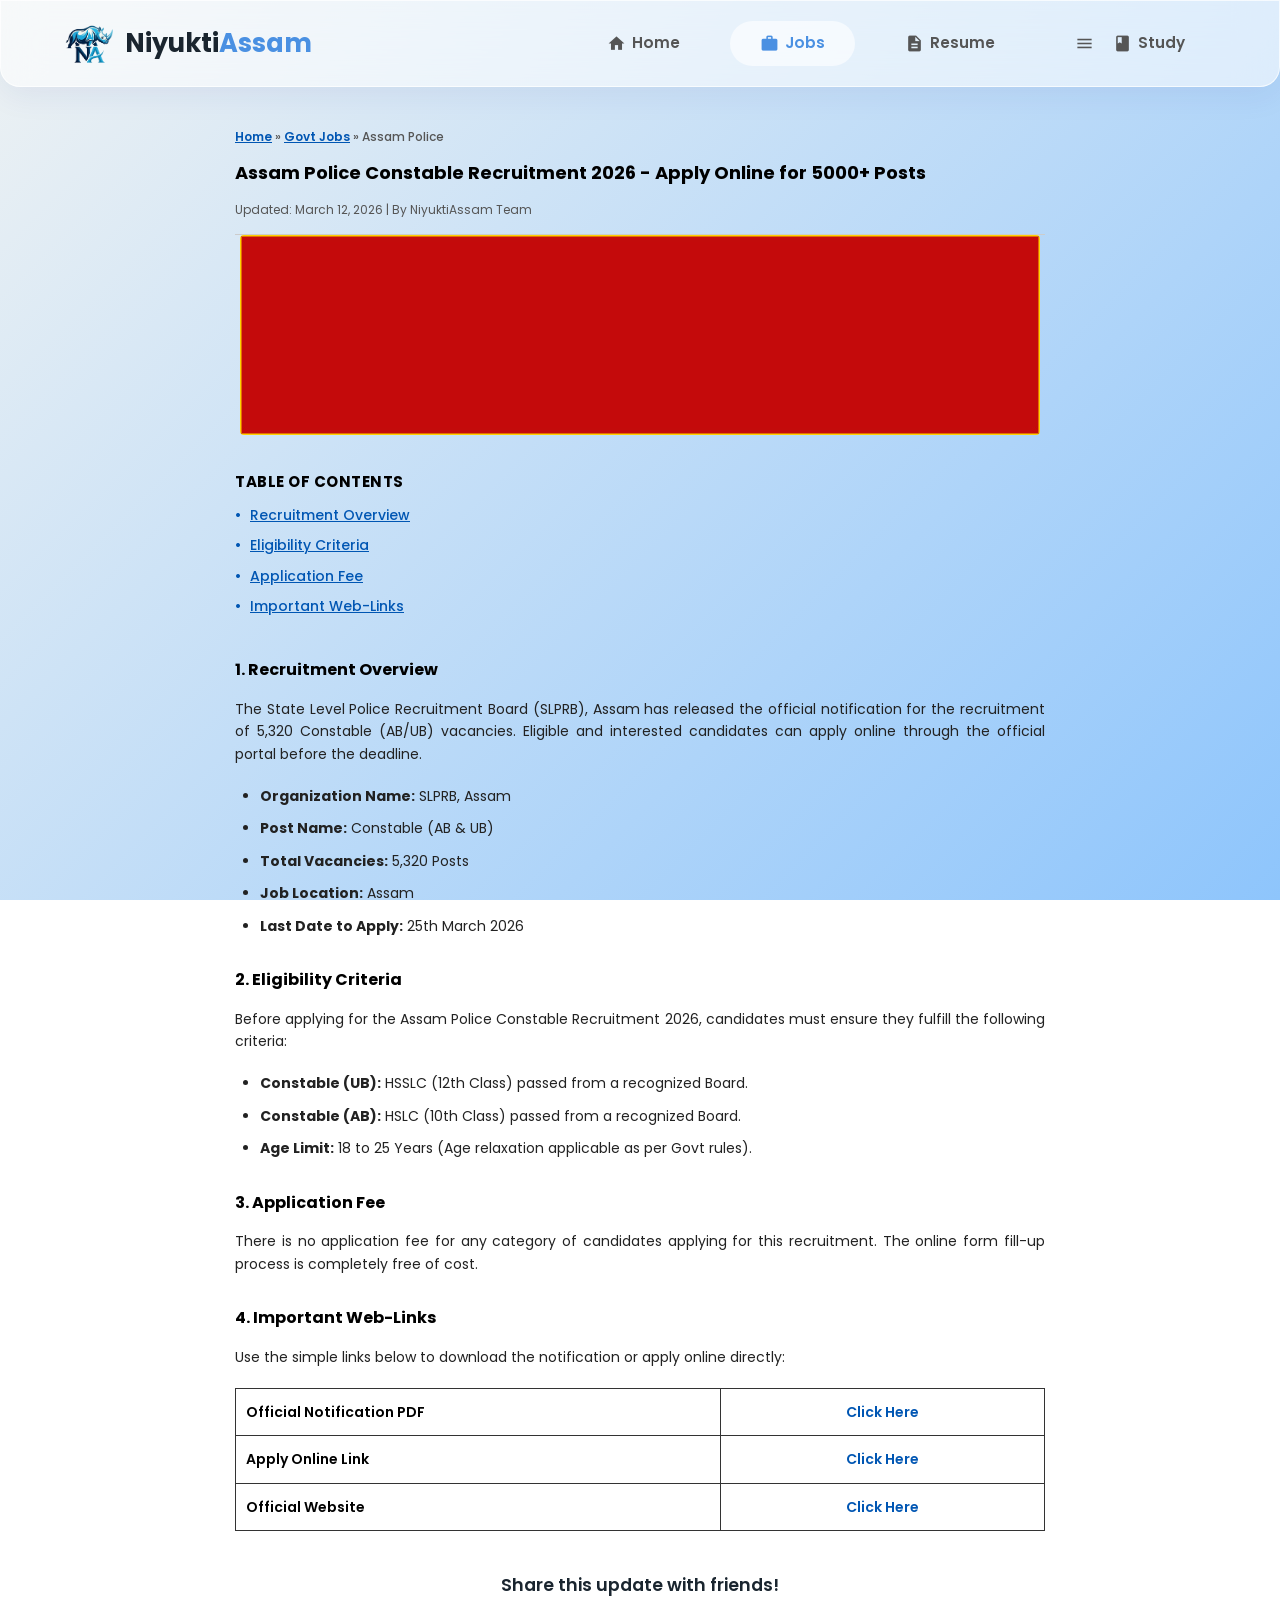
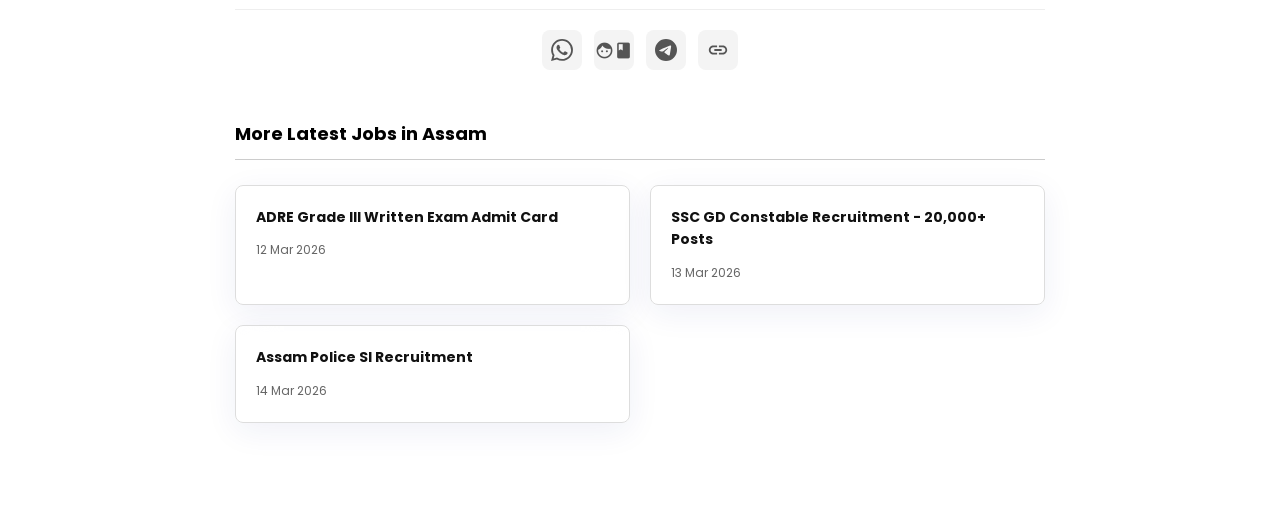
<file: job-details.html>
<!DOCTYPE html>
<html lang="en">
<head>
    <meta charset="UTF-8">
    <meta name="viewport" content="width=device-width, initial-scale=1.0, maximum-scale=1.0, user-scalable=no">
    
    <title>Assam Police Constable Recruitment 2026 - Apply Online for 5000+ Posts | NiyuktiAssam</title>
        <link rel="apple-touch-icon" sizes="180x180" href="images/fav2.png">
    <link rel="icon" type="image/png" sizes="192x192" href="images/fav1.png">
    <link rel="icon" type="image/png" sizes="512x512" href="images/fav.png">
    <link rel="shortcut icon" href="favicon.ico">
    <meta name="title" content="Assam Police Constable Recruitment 2026 - Apply Online for 5000+ Posts | NiyuktiAssam">
    <meta name="description" content="Complete details for Assam Police Constable Recruitment 2026. Check eligibility, age limit, syllabus, and direct apply link for 5,320 vacancies under SLPRB.">
    <meta name="keywords" content="Assam Police Recruitment 2026, SLPRB Assam Constable jobs, apply online Assam police, Assam govt jobs">
    <meta name="author" content="NiyuktiAssam Team">
    
    <link rel="canonical" href="https://niyuktiassam.in/job-details.html" />

    <meta property="og:type" content="article">
    <meta property="og:url" content="https://niyuktiassam.in/job-details.html">
    <meta property="og:title" content="Assam Police Constable Recruitment 2026 - Apply Online">
    <meta property="og:description" content="Complete details for Assam Police Constable Recruitment 2026. Check eligibility and direct apply link.">
    <meta property="og:image" content="https://niyuktiassam.in/assets/assam-police-cover.jpg">
    <meta property="article:published_time" content="2026-03-12T08:00:00+05:30">
    <meta property="article:modified_time" content="2026-03-12T10:30:00+05:30">

    <meta property="twitter:card" content="summary_large_image">
    <meta property="twitter:url" content="https://niyuktiassam.in/job-details.html">
    <meta property="twitter:title" content="Assam Police Constable Recruitment 2026">
    <meta property="twitter:description" content="Complete details for Assam Police Constable Recruitment 2026. Check eligibility and direct apply link.">
    <meta property="twitter:image" content="https://niyuktiassam.in/assets/assam-police-cover.jpg">

    <script type="application/ld+json">
    {
      "@context": "https://schema.org/",
      "@type": "JobPosting",
      "title": "Police Constable (AB/UB)",
      "description": "The State Level Police Recruitment Board (SLPRB), Assam has released the official notification for the recruitment of 5,320 Constable (AB/UB) vacancies. Eligible candidates can apply online.",
      "datePosted": "2026-03-12",
      "validThrough": "2026-03-25T23:59",
      "employmentType": "FULL_TIME",
      "hiringOrganization": {
        "@type": "GovernmentOrganization",
        "name": "State Level Police Recruitment Board (SLPRB), Assam",
        "sameAs": "https://slprbassam.in/"
      },
      "jobLocation": {
        "@type": "Place",
        "address": {
          "@type": "PostalAddress",
          "addressLocality": "Guwahati",
          "addressRegion": "Assam",
          "addressCountry": "IN"
        }
      },
      "baseSalary": {
        "@type": "MonetaryAmount",
        "currency": "INR",
        "value": {
          "@type": "QuantitativeValue",
          "minValue": 14000,
          "maxValue": 60500,
          "unitText": "MONTH"
        }
      }
    }
    </script>
    
    <link href="https://fonts.googleapis.com/css2?family=Poppins:wght@300;400;500;600;700&display=swap" rel="stylesheet">
    <link href="https://fonts.googleapis.com/icon?family=Material+Icons" rel="stylesheet">
    
    <link rel="stylesheet" href="style.css">
</head>
<body>

    <header class="main-header glass-panel">
        <div class="header-container">
            <div class="brand">
                <img src="logo.png" alt="NiyuktiAssam Logo" class="logo-img">
                <div class="logo-text">Niyukti<span>Assam</span></div>
            </div>
            <nav class="top-tabs" aria-label="Main Navigation">
                <a href="index.html" class="tab"><span class="material-icons">home</span> Home</a>
                <a href="jobs.html" class="tab active" aria-current="page"><span class="material-icons">work</span> Jobs</a>
                <a href="resume.html" class="tab"><span class="material-icons">description</span> Resume</a>
                <a href="study.html" class="tab"><span class="material-icons">menu_book</span> Study</a>
            </nav>
        </div>
    </header>

    <div class="article-read-wrapper">
        
        <main class="pure-text-article">
            
            <nav class="breadcrumbs" aria-label="Breadcrumb">
                <a href="index.html">Home</a> &raquo; <a href="jobs.html">Govt Jobs</a> &raquo; <span aria-current="page">Assam Police</span>
            </nav>

            <article>
                <header>
                    <h1 class="article-title">Assam Police Constable Recruitment 2026 - Apply Online for 5000+ Posts</h1>
                    
                    <div class="article-meta">
                        <span>Updated: <time datetime="2026-03-12">March 12, 2026</time></span> | <span>By <span rel="author">NiyuktiAssam Team</span></span>
                    </div>

                    <img src="img.jpg" alt="Assam Police Recruitment Notification Banner" width="800" height="400" class="article-featured-img" loading="eager" fetchpriority="high">
                </header>

                <nav class="table-of-contents" aria-label="Table of contents">
                    <p class="toc-title">Table of Contents</p>
                    <ul>
                        <li><a href="#overview">Recruitment Overview</a></li>
                        <li><a href="#eligibility">Eligibility Criteria</a></li>
                        <li><a href="#fee">Application Fee</a></li>
                        <li><a href="#important-links">Important Web-Links</a></li>
                    </ul>
                </nav>

                <div class="article-text-body">
                    
                    <section id="overview">
                        <h2>1. Recruitment Overview</h2>
                        <p>The State Level Police Recruitment Board (SLPRB), Assam has released the official notification for the recruitment of 5,320 Constable (AB/UB) vacancies. Eligible and interested candidates can apply online through the official portal before the deadline.</p>
                        
                        <ul>
                            <li><strong>Organization Name:</strong> SLPRB, Assam</li>
                            <li><strong>Post Name:</strong> Constable (AB & UB)</li>
                            <li><strong>Total Vacancies:</strong> 5,320 Posts</li>
                            <li><strong>Job Location:</strong> Assam</li>
                            <li><strong>Last Date to Apply:</strong> 25th March 2026</li>
                        </ul>
                    </section>

                    <section id="eligibility">
                        <h2>2. Eligibility Criteria</h2>
                        <p>Before applying for the Assam Police Constable Recruitment 2026, candidates must ensure they fulfill the following criteria:</p>
                        <ul>
                            <li><strong>Constable (UB):</strong> HSSLC (12th Class) passed from a recognized Board.</li>
                            <li><strong>Constable (AB):</strong> HSLC (10th Class) passed from a recognized Board.</li>
                            <li><strong>Age Limit:</strong> 18 to 25 Years (Age relaxation applicable as per Govt rules).</li>
                        </ul>
                    </section>

                    <section id="fee">
                        <h2>3. Application Fee</h2>
                        <p>There is no application fee for any category of candidates applying for this recruitment. The online form fill-up process is completely free of cost.</p>
                    </section>

                    <section id="important-links">
                        <h2>4. Important Web-Links</h2>
                        <p>Use the simple links below to download the notification or apply online directly:</p>
                        
                        <table class="simple-link-table">
                            <tbody>
                                <tr>
                                    <th>Official Notification PDF</th>
                                    <td class="center-link"><a href="#" target="_blank" rel="noopener noreferrer">Click Here</a></td>
                                </tr>
                                <tr>
                                    <th>Apply Online Link</th>
                                    <td class="center-link"><a href="#" target="_blank" rel="noopener noreferrer">Click Here</a></td>
                                </tr>
                                <tr>
                                    <th>Official Website</th>
                                    <td class="center-link"><a href="https://slprbassam.in/" target="_blank" rel="noopener noreferrer">Click Here</a></td>
                                </tr>
                            </tbody>
                        </table>
                    </section>

                </div>
            </article>

            <div>
                <p style="text-align: center; font-weight: 600; margin-top: 40px; font-size: 1.1rem; color: #1a252f;">Share this update with friends!</p>
            </div>
            <div class="simple-share"> 
                <a href="#" id="share-wa" class="share-btn whatsapp" title="Share on WhatsApp" target="_blank" rel="noopener noreferrer">
                    <svg viewBox="0 0 24 24" width="22" height="22" fill="currentColor">
                        <path d="M17.472 14.382c-.297-.149-1.758-.867-2.03-.967-.273-.099-.471-.148-.67.15-.197.297-.767.966-.94 1.164-.173.199-.347.223-.644.075-.297-.15-1.255-.463-2.39-1.475-.883-.788-1.48-1.761-1.653-2.059-.173-.297-.018-.458.13-.606.134-.133.298-.347.446-.52.149-.174.198-.298.298-.497.099-.198.05-.371-.025-.52-.075-.149-.669-1.612-.916-2.207-.242-.579-.487-.5-.669-.51a12.8 12.8 0 0 0-.57-.01c-.198 0-.52.074-.792.372-.272.297-1.04 1.016-1.04 2.479 0 1.462 1.065 2.875 1.213 3.074.149.198 2.096 3.2 5.077 4.487.709.306 1.262.489 1.694.625.712.227 1.36.195 1.871.118.571-.085 1.758-.719 2.006-1.413.248-.694.248-1.289.173-1.413-.074-.124-.272-.198-.57-.347m-5.421 7.403h-.004a9.87 9.87 0 0 1-5.031-1.378l-.361-.214-3.741.982.998-3.648-.235-.374a9.86 9.86 0 0 1-1.51-5.26c.001-5.45 4.436-9.884 9.888-9.884 2.64 0 5.122 1.03 6.988 2.898a9.825 9.825 0 0 1 2.893 6.994c-.003 5.45-4.437 9.884-9.885 9.884m8.413-18.297A11.815 11.815 0 0 0 12.05 0C5.495 0 .16 5.335.157 11.892c0 2.096.547 4.142 1.588 5.945L.057 24l6.305-1.654a11.882 11.882 0 0 0 5.683 1.448h.005c6.554 0 11.89-5.335 11.893-11.893a11.821 11.821 0 0 0-3.48-8.413Z"/>
                    </svg>
                </a>
                <a href="#" id="share-fb" class="share-btn facebook" title="Share on Facebook" target="_blank" rel="noopener noreferrer">
                    <span class="material-icons">facebook</span>
                </a>
                <a href="#" id="share-tg" class="share-btn telegram" title="Share on Telegram" target="_blank" rel="noopener noreferrer">
                    <svg viewBox="0 0 24 24" width="22" height="22" fill="currentColor">
                        <path d="M11.944 0A12 12 0 0 0 0 12a12 12 0 0 0 12 12 12 12 0 0 0 12-12A12 12 0 0 0 12 0a12 12 0 0 0-.056 0zm4.962 7.224c.1-.002.321.023.465.14a.506.506 0 0 1 .171.325c.016.093.036.306.02.472-.18 1.898-.962 6.502-1.36 8.627-.168.9-.499 1.201-.82 1.23-.696.065-1.225-.46-1.9-.902-1.056-.693-1.653-1.124-2.678-1.8-1.185-.78-.417-1.21.258-1.91.177-.184 3.247-2.977 3.307-3.23.007-.032.014-.15-.056-.212s-.174-.041-.249-.024c-.106.024-1.793 1.14-5.061 3.345-.48.33-.913.49-1.302.48-.428-.008-1.252-.241-1.865-.44-.752-.245-1.349-.374-1.297-.789.027-.216.325-.437.893-.663 3.498-1.524 5.83-2.529 6.998-3.014 3.332-1.386 4.025-1.627 4.476-1.635z"/>
                    </svg>
                </a>
                <button id="share-copy" class="share-btn copy-link" title="Copy Link" style="border: none; cursor: pointer;">
                    <svg viewBox="0 0 24 24" width="22" height="22" fill="currentColor">
                        <path d="M3.9 12c0-1.71 1.39-3.1 3.1-3.1h4V7H7c-2.76 0-5 2.24-5 5s2.24 5 5 5h4v-1.9H7c-1.71 0-3.1-1.39-3.1-3.1zM8 13h8v-2H8v2zm9-6h-4v1.9h4c1.71 0 3.1 1.39 3.1 3.1s-1.39 3.1-3.1 3.1h-4V17h4c2.76 0 5-2.24 5-5s-2.24-5-5-5z"/>
                    </svg>
                </button>
            </div>

        </main>

        <aside class="related-posts-section">
            <h3 class="section-heading">More Latest Jobs in Assam</h3>
            <div class="related-grid">
                
                <a href="#" class="related-card glass-panel">
                    <h4>ADRE Grade III Written Exam Admit Card</h4>
                    <span class="date" data-upload-date="2026-03-12T10:30:00">Loading date...</span>
                </a>

                <a href="#" class="related-card glass-panel">
                    <h4>SSC GD Constable Recruitment - 20,000+ Posts</h4>
                    <span class="date" data-upload-date="2026-03-13T14:00:00">Loading date...</span>
                </a>

                <a href="#" class="related-card glass-panel">
                    <h4>Assam Police SI Recruitment</h4>
                    <span class="date" data-upload-date="2026-03-14T20:55:00">Loading date...</span>
                </a>

            </div>
        </aside>

        <script>
            // Unified, Clean, and Performant Script Block
            document.addEventListener("DOMContentLoaded", () => {
                
                // 1. Time Ago Logic for Related Posts
                const timeAgo = (dateString) => {
                    const date = new Date(dateString);
                    const now = new Date();
                    const seconds = Math.round((now - date) / 1000);
                    
                    if (Number.isNaN(seconds)) return "Recent Update";

                    const minutes = Math.round(seconds / 60);
                    const hours = Math.round(minutes / 60);
                    const days = Math.round(hours / 24);

                    if (seconds < 60) return "Just now";
                    if (minutes < 60) return `${minutes} min ago`;
                    if (hours < 24) return `${hours} hr${hours > 1 ? 's' : ''} ago`;
                    if (days === 1) return "Yesterday";
                    if (days < 30) return `${days} days ago`;
                    return new Intl.DateTimeFormat('en-IN', { month: 'short', day: 'numeric', year: 'numeric'}).format(date);
                };

                document.querySelectorAll('.related-card .date').forEach(el => {
                    const uploadDate = el.getAttribute('data-upload-date');
                    if (uploadDate) el.innerText = timeAgo(uploadDate);
                });

                // 2. Dynamic Share Links Generation
                const currentUrl = encodeURIComponent(window.location.href);
                const postTitle = encodeURIComponent(document.title);
                
                const waBtn = document.getElementById('share-wa');
                const fbBtn = document.getElementById('share-fb');
                const tgBtn = document.getElementById('share-tg');
                const copyBtn = document.getElementById('share-copy');

                if (waBtn) waBtn.href = `https://wa.me/?text=${postTitle}%20${currentUrl}`;
                if (fbBtn) fbBtn.href = `https://www.facebook.com/sharer/sharer.php?u=${currentUrl}`;
                if (tgBtn) tgBtn.href = `https://t.me/share/url?url=${currentUrl}&text=${postTitle}`;

                // 3. Copy Link Functionality
                if (copyBtn) {
                    copyBtn.addEventListener('click', (e) => {
                        e.preventDefault();
                        navigator.clipboard.writeText(window.location.href)
                            .then(() => alert('Blog post link copied to clipboard!'))
                            .catch(err => console.error('Could not copy link: ', err));
                    });
                }
            });
        </script>

    </div>
    
</body>
</html>
</file>
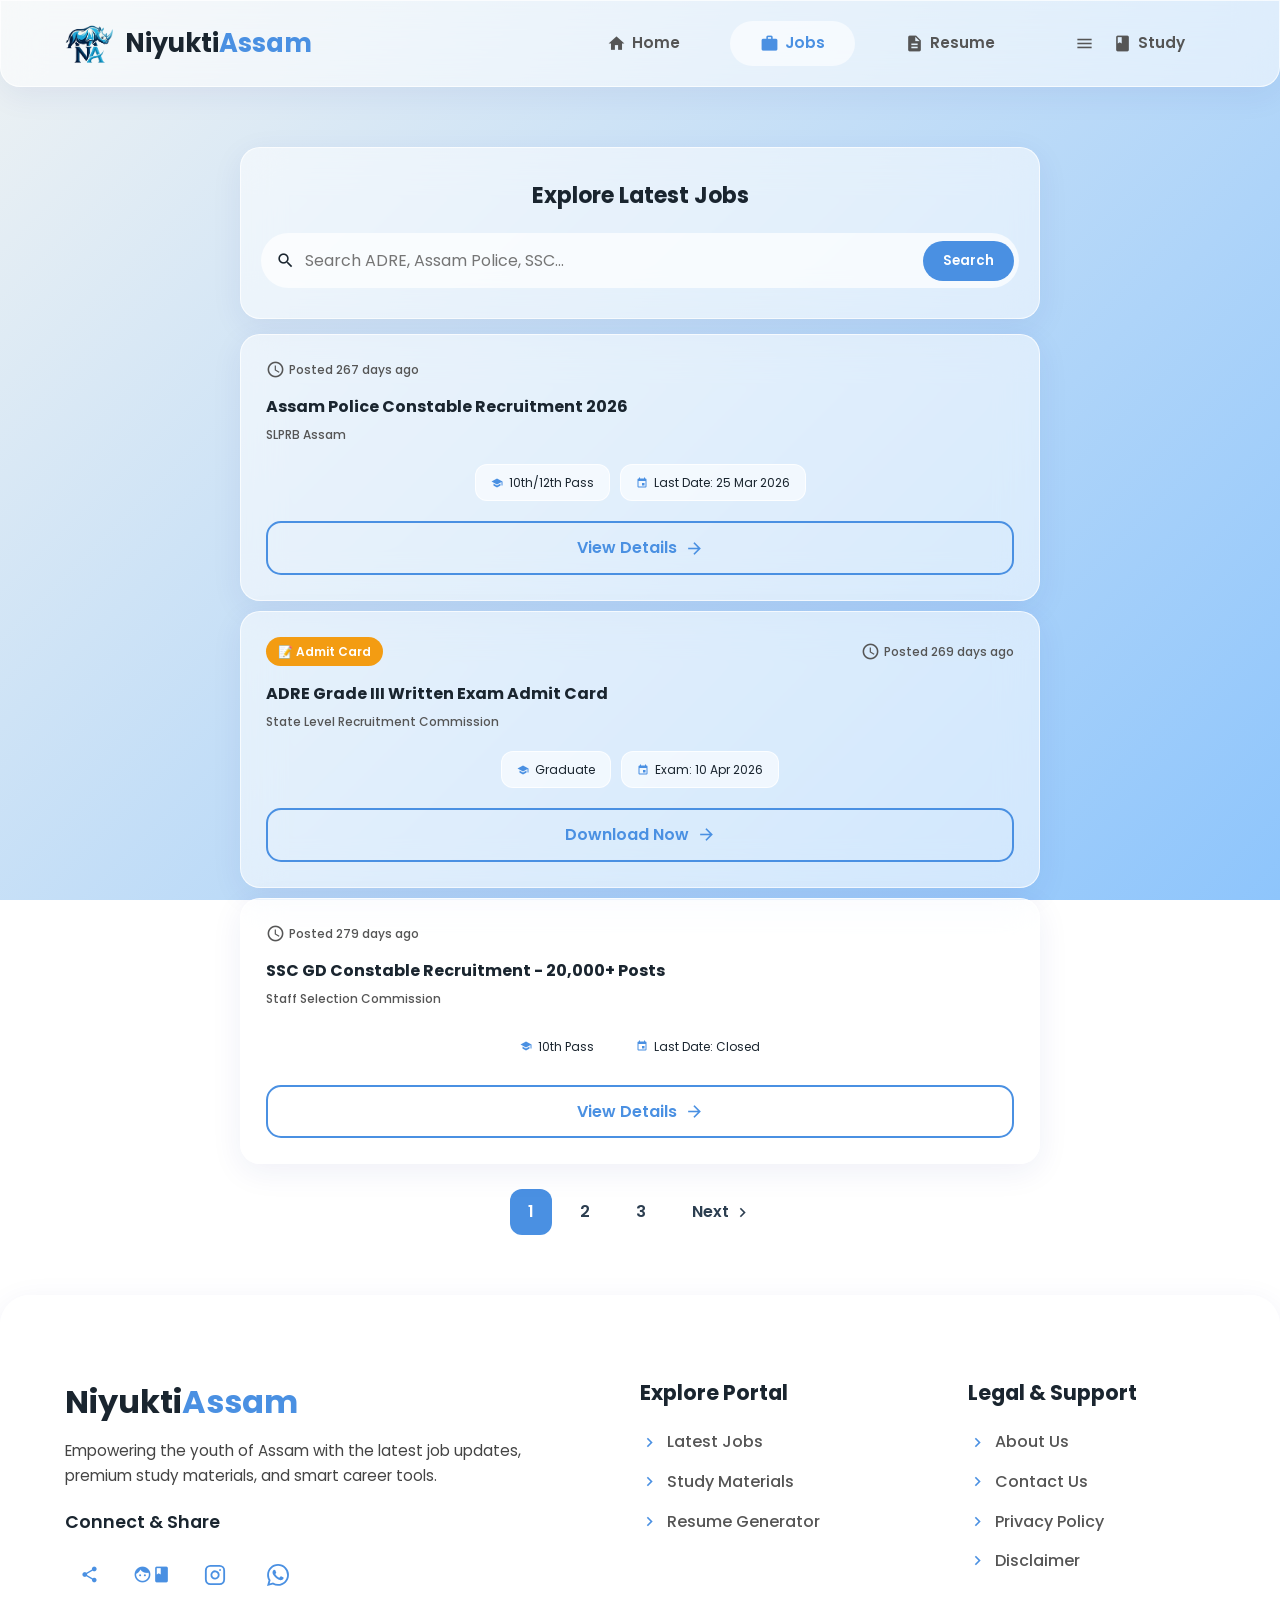
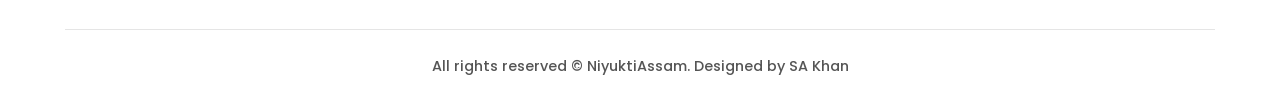
<file: jobs.html>
<!DOCTYPE html>
<html lang="en">
<head>
    <meta charset="UTF-8">
    <meta name="viewport" content="width=device-width, initial-scale=1.0, maximum-scale=1.0, user-scalable=no">
    
    <title>Latest Govt Jobs in Assam 2026 | NiyuktiAssam</title>
        <link rel="apple-touch-icon" sizes="180x180" href="images/fav2.png">
    <link rel="icon" type="image/png" sizes="192x192" href="images/fav1.png">
    <link rel="icon" type="image/png" sizes="512x512" href="images/fav.png">
    <link rel="shortcut icon" href="favicon.ico">
    <meta name="title" content="Latest Govt Jobs in Assam 2026 | NiyuktiAssam">
    <meta name="description" content="Explore the latest Assam government jobs, ADRE Grade III & IV updates, Assam Police recruitment, and detailed study materials. Apply online today.">
    <meta name="keywords" content="Assam govt jobs 2026, latest jobs in Assam, ADRE recruitment, Assam Police vacancy, SSC GD Assam, apply online jobs Assam">
    <meta name="author" content="NiyuktiAssam">
    
    <link rel="canonical" href="https://niyuktiassam.in/jobs.html" />

    <meta property="og:type" content="website">
    <meta property="og:url" content="https://niyuktiassam.in/jobs.html">
    <meta property="og:title" content="Latest Govt Jobs in Assam | Apply Now">
    <meta property="og:description" content="Find the latest Assam government jobs, ADRE updates, and detailed study materials.">
    <meta property="og:image" content="https://niyuktiassam.in/assets/jobs-cover.jpg">

    <meta property="twitter:card" content="summary_large_image">
    <meta property="twitter:url" content="https://niyuktiassam.in/jobs.html">
    <meta property="twitter:title" content="Latest Govt Jobs in Assam | Apply Now">
    <meta property="twitter:description" content="Find the latest Assam government jobs, ADRE updates, and detailed study materials.">
    <meta property="twitter:image" content="https://niyuktiassam.in/assets/jobs-cover.jpg">

    <script type="application/ld+json">
    {
      "@context": "https://schema.org",
      "@type": "CollectionPage",
      "name": "Latest Govt Jobs in Assam",
      "url": "https://niyuktiassam.in/jobs.html",
      "description": "A comprehensive list of the latest government job vacancies and recruitment updates in Assam."
    }
    </script>
    
    <link href="https://fonts.googleapis.com/css2?family=Poppins:wght@300;400;500;600;700&display=swap" rel="stylesheet">
    <link href="https://fonts.googleapis.com/icon?family=Material+Icons" rel="stylesheet">
    
    <link rel="stylesheet" href="style.css">
</head>
<body>

    <header class="main-header glass-panel">
        <div class="header-container">
            <div class="brand">
                <img src="logo.png" alt="NiyuktiAssam Logo" class="logo-img">
                <div class="logo-text">Niyukti<span>Assam</span></div>
            </div>
            <nav class="top-tabs" aria-label="Main Navigation">
                <a href="index.html" class="tab"><span class="material-icons">home</span> Home</a>
                <a href="jobs.html" class="tab active" aria-current="page"><span class="material-icons">work</span> Jobs</a>
                <a href="resume.html" class="tab"><span class="material-icons">description</span> Resume</a>
                <a href="study.html" class="tab"><span class="material-icons">menu_book</span> Study</a>
            </nav>
        </div>
    </header>

    <div class="page-wrapper">
        <main class="content-area">
            
            <div class="jobs-feed-container">
                
                <section class="page-header glass-panel">
                    <h1>Explore Latest Jobs</h1>
                    <form class="search-box" onsubmit="event.preventDefault();" role="search">
                        <span class="material-icons" aria-hidden="true">search</span>
                        <input type="search" id="searchInput" aria-label="Search job updates" placeholder="Search ADRE, Assam Police, SSC...">
                        <button type="submit" aria-label="Start search">Search</button>
                    </form>
                </section>

                <div id="jobList" class="jobList">
                    
                    <article class="job-card glass-panel" aria-labelledby="job1-title">
                        <div class="job-card-header">
                            <span class="auto-badge"></span>
                            <span class="job-date"><span class="material-icons" aria-hidden="true">schedule</span> <span class="dynamic-time" data-date="2026-03-12"></span></span>
                        </div>
                        <h2 id="job1-title">Assam Police Constable Recruitment 2026</h2>
                        <p class="job-dept">SLPRB Assam</p>
                        <div class="job-meta-grid">
                            <div class="meta-item"><span class="material-icons" aria-hidden="true">school</span> 10th/12th Pass</div>
                            <div class="meta-item"><span class="material-icons" aria-hidden="true">event</span> Last Date: 25 Mar 2026</div>
                        </div>
                        <a href="job-details.html" class="job-action-btn" aria-label="View details for Assam Police Constable">View Details <span class="material-icons" aria-hidden="true">arrow_forward</span></a>
                    </article>

                    <article class="job-card glass-panel" aria-labelledby="job2-title">
                        <div class="job-card-header">
                            <span class="job-badge admit">📝 Admit Card</span>
                            <span class="job-date"><span class="material-icons" aria-hidden="true">schedule</span> <span class="dynamic-time" data-date="2026-03-10"></span></span>
                        </div>
                        <h2 id="job2-title">ADRE Grade III Written Exam Admit Card</h2>
                        <p class="job-dept">State Level Recruitment Commission</p>
                        <div class="job-meta-grid">
                            <div class="meta-item"><span class="material-icons" aria-hidden="true">school</span> Graduate</div>
                            <div class="meta-item"><span class="material-icons" aria-hidden="true">event</span> Exam: 10 Apr 2026</div>
                        </div>
                        <a href="job-details.html" class="job-action-btn" aria-label="Download Admit Card for ADRE Grade III">Download Now <span class="material-icons" aria-hidden="true">arrow_forward</span></a>
                    </article>

                    <article class="job-card glass-panel" aria-labelledby="job3-title">
                        <div class="job-card-header">
                            <span class="auto-badge"></span>
                            <span class="job-date"><span class="material-icons" aria-hidden="true">schedule</span> <span class="dynamic-time" data-date="2026-02-28"></span></span>
                        </div>
                        <h2 id="job3-title">SSC GD Constable Recruitment - 20,000+ Posts</h2>
                        <p class="job-dept">Staff Selection Commission</p>
                        <div class="job-meta-grid">
                            <div class="meta-item"><span class="material-icons" aria-hidden="true">school</span> 10th Pass</div>
                            <div class="meta-item"><span class="material-icons" aria-hidden="true">event</span> Last Date: Closed</div>
                        </div>
                        <a href="job-details.html" class="job-action-btn" aria-label="View details for SSC GD Constable">View Details <span class="material-icons" aria-hidden="true">arrow_forward</span></a>
                    </article>

                </div> <nav class="pagination" aria-label="Job pagination">
                    <a href="#" class="page-btn active" aria-current="page">1</a>
                    <a href="#" class="page-btn">2</a>
                    <a href="#" class="page-btn">3</a>
                    <a href="#" class="page-btn next">Next <span class="material-icons" aria-hidden="true">chevron_right</span></a>
                </nav>

            </div>
        </main>
        
        <footer class="main-footer glass-panel">
            <div class="footer-content">
                <div class="footer-brand">
                    <h2>Niyukti<span>Assam</span></h2>
                    <p>Empowering the youth of Assam with the latest job updates, premium study materials, and smart career tools.</p>
                    
                    <div class="footer-social">
                        <h4>Connect & Share</h4>
                        <div class="social-icons-wrapper">
                            <button id="footer-share-btn" class="social-btn" title="Share Website" aria-label="Share Website" style="border:none; cursor:pointer;">
                                <span class="material-icons">share</span>
                            </button>
                            <a href="https://www.facebook.com/profile.php?id=61578835168791" target="_blank" rel="noopener noreferrer" class="social-btn" title="Follow on Facebook" aria-label="Facebook">
                                <span class="material-icons">facebook</span>
                            </a>
                            <a href="https://www.instagram.com/sahabbarali_08/" target="_blank" rel="noopener noreferrer" class="social-btn" title="Follow on Instagram" aria-label="Instagram">
                                <svg viewBox="0 0 24 24" width="22" height="22" stroke="currentColor" stroke-width="2" fill="none" stroke-linecap="round" stroke-linejoin="round">
                                    <rect x="2" y="2" width="20" height="20" rx="5" ry="5"></rect>
                                    <path d="M16 11.37A4 4 0 1 1 12.63 8 4 4 0 0 1 16 11.37z"></path>
                                    <line x1="17.5" y1="6.5" x2="17.51" y2="6.5"></line>
                                </svg>
                            </a>
                            <a href="https://wa.me/916913502001" target="_blank" rel="noopener noreferrer" class="social-btn" title="Join our WhatsApp" aria-label="WhatsApp">
                                <svg viewBox="0 0 24 24" width="22" height="22" fill="currentColor">
                                    <path d="M17.472 14.382c-.297-.149-1.758-.867-2.03-.967-.273-.099-.471-.148-.67.15-.197.297-.767.966-.94 1.164-.173.199-.347.223-.644.075-.297-.15-1.255-.463-2.39-1.475-.883-.788-1.48-1.761-1.653-2.059-.173-.297-.018-.458.13-.606.134-.133.298-.347.446-.52.149-.174.198-.298.298-.497.099-.198.05-.371-.025-.52-.075-.149-.669-1.612-.916-2.207-.242-.579-.487-.5-.669-.51a12.8 12.8 0 0 0-.57-.01c-.198 0-.52.074-.792.372-.272.297-1.04 1.016-1.04 2.479 0 1.462 1.065 2.875 1.213 3.074.149.198 2.096 3.2 5.077 4.487.709.306 1.262.489 1.694.625.712.227 1.36.195 1.871.118.571-.085 1.758-.719 2.006-1.413.248-.694.248-1.289.173-1.413-.074-.124-.272-.198-.57-.347m-5.421 7.403h-.004a9.87 9.87 0 0 1-5.031-1.378l-.361-.214-3.741.982.998-3.648-.235-.374a9.86 9.86 0 0 1-1.51-5.26c.001-5.45 4.436-9.884 9.888-9.884 2.64 0 5.122 1.03 6.988 2.898a9.825 9.825 0 0 1 2.893 6.994c-.003 5.45-4.437 9.884-9.885 9.884m8.413-18.297A11.815 11.815 0 0 0 12.05 0C5.495 0 .16 5.335.157 11.892c0 2.096.547 4.142 1.588 5.945L.057 24l6.305-1.654a11.882 11.882 0 0 0 5.683 1.448h.005c6.554 0 11.89-5.335 11.893-11.893a11.821 11.821 0 0 0-3.48-8.413Z"/>
                                </svg>
                            </a>
                        </div>
                    </div>
                </div>

                <div class="footer-links">
                    <h3>Explore Portal</h3>
                    <a href="jobs.html"><span class="material-icons">chevron_right</span> Latest Jobs</a>
                    <a href="study.html"><span class="material-icons">chevron_right</span> Study Materials</a>
                    <a href="resume.html"><span class="material-icons">chevron_right</span> Resume Generator</a>
                </div>

                <div class="footer-legal">
                    <h3>Legal & Support</h3>
                    <a href="about.html"><span class="material-icons">chevron_right</span> About Us</a>
                    <a href="contact.html"><span class="material-icons">chevron_right</span> Contact Us</a>
                    <a href="privacy.html"><span class="material-icons">chevron_right</span> Privacy Policy</a>
                    <a href="disclaimer.html"><span class="material-icons">chevron_right</span> Disclaimer</a>
                </div>
            </div>
            
            <div class="footer-bottom">
                <p>All rights reserved &copy; NiyuktiAssam. Designed by SA Khan</p>
            </div>
        </footer>
    </div>

    <script>
        // Clean, Unified JS Block
        document.addEventListener("DOMContentLoaded", function() {
            
            // --- 1. LIVE SEARCH LOGIC ---
            const searchInput = document.getElementById("searchInput");
            const jobCards = document.querySelectorAll(".job-card");

            if(searchInput) {
                searchInput.addEventListener("input", function() {
                    const query = searchInput.value.toLowerCase().trim();

                    jobCards.forEach(function(card) {
                        // Better targeting: only search within title and dept to avoid false positives
                        const title = card.querySelector('h2').textContent.toLowerCase();
                        const dept = card.querySelector('.job-dept').textContent.toLowerCase();
                        
                        if (title.includes(query) || dept.includes(query)) {
                            card.style.display = ""; 
                        } else {
                            card.style.display = "none"; 
                        }
                    });
                });
            }

            // --- 2. AUTO DATE & BADGE LOGIC (Robust Version) ---
            const today = new Date();
            today.setHours(0, 0, 0, 0); 

            const timeElements = document.querySelectorAll('.dynamic-time');

            timeElements.forEach(function(el) {
                const postDateString = el.getAttribute('data-date');
                if (!postDateString) return;

                const postDate = new Date(postDateString);
                // Simple validation to ensure date is valid
                if(isNaN(postDate.getTime())) return; 

                postDate.setHours(0, 0, 0, 0);
                
                // Calculate difference considering past and future
                const diffTime = today - postDate;
                const diffDays = Math.floor(diffTime / (1000 * 60 * 60 * 24)); 

                // Dynamic Text Generation
                if (diffDays === 0) {
                    el.textContent = "Posted Today";
                    el.style.color = "#2ecc71";
                    el.style.fontWeight = "600";
                } else if (diffDays === 1) {
                    el.textContent = "Posted Yesterday";
                } else if (diffDays > 1) {
                    el.textContent = `Posted ${diffDays} days ago`;
                } else {
                    el.textContent = "Upcoming"; // Handle future dates just in case
                }

                // Auto 'New Update' Badge Logic
                const cardHeader = el.closest('.job-card-header');
                if (cardHeader) {
                    const badge = cardHeader.querySelector('.auto-badge');
                    if (badge) {
                        if (diffDays >= 0 && diffDays <= 3) {
                            badge.innerHTML = "✨ New Update";
                            badge.className = "job-badge new auto-badge";
                            badge.style.display = "inline-block";
                        } else {
                            badge.style.display = "none";
                        }
                    }
                }
            });

            // --- 3. UNIFIED SHARE LOGIC ---
            const shareBtn = document.getElementById('footer-share-btn');
            
            if(shareBtn) {
                shareBtn.addEventListener('click', async function(e) {
                    e.preventDefault(); 
                    
                    const websiteUrl = window.location.origin + window.location.pathname; 
                    const websiteTitle = "NiyuktiAssam - Latest Govt Jobs"; 
                    
                    if (navigator.share) {
                        try {
                            await navigator.share({
                                title: websiteTitle,
                                text: "Check out the latest job updates on NiyuktiAssam!",
                                url: websiteUrl
                            });
                        } catch (err) {
                            console.error('Error sharing:', err);
                        }
                    } else {
                        navigator.clipboard.writeText(websiteUrl)
                            .then(() => alert("Link copied to clipboard! Share it with your friends."))
                            .catch(err => console.error('Failed to copy text: ', err));
                    }
                });
            }
        });
    </script>
</body>
</html>
</file>
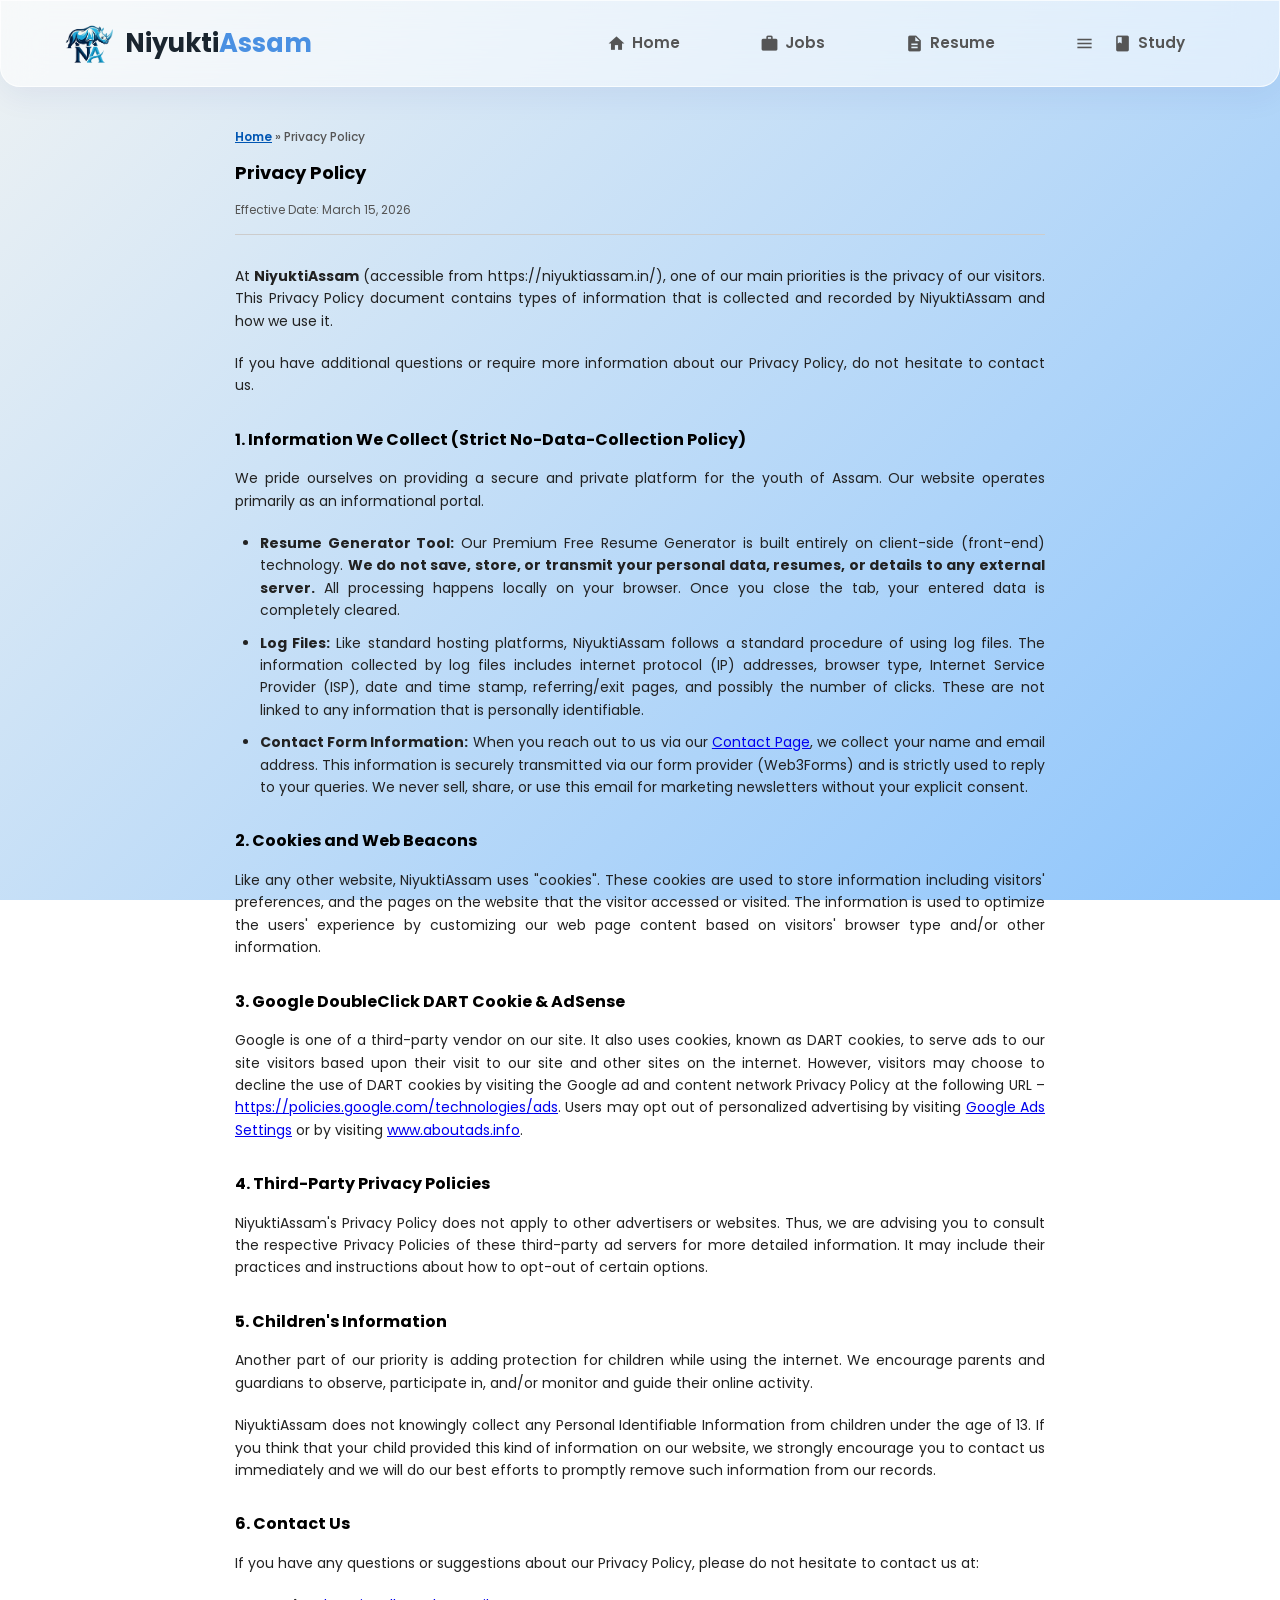
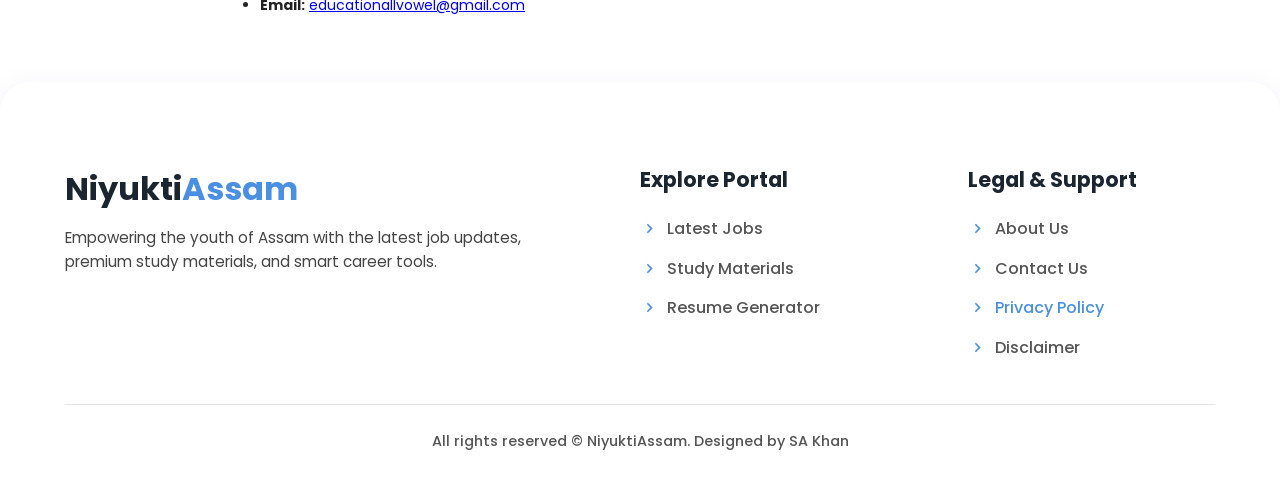
<file: privacy.html>
<!DOCTYPE html>
<html lang="en">
<head>
    <meta charset="UTF-8">
    <meta name="viewport" content="width=device-width, initial-scale=1.0">
    
    <title>Privacy Policy | NiyuktiAssam</title>
        <link rel="apple-touch-icon" sizes="180x180" href="images/fav2.png">
    <link rel="icon" type="image/png" sizes="192x192" href="images/fav1.png">
    <link rel="icon" type="image/png" sizes="512x512" href="images/fav.png">
    <link rel="shortcut icon" href="favicon.ico">
    <meta name="title" content="Privacy Policy | NiyuktiAssam">
    <meta name="description" content="Read the Privacy Policy of NiyuktiAssam to understand how we protect your data, our cookie usage, and our strict no-server-storage policy for resume generation.">
    <meta name="robots" content="index, follow">
    
    <link rel="canonical" href="https://niyuktiassam.in/privacy.html" />
    
    <link href="https://fonts.googleapis.com/css2?family=Poppins:wght@300;400;500;600;700&display=swap" rel="stylesheet">
    <link href="https://fonts.googleapis.com/icon?family=Material+Icons" rel="stylesheet">
    
    <link rel="stylesheet" href="style.css">
</head>
<body>

    <header class="main-header glass-panel">
        <div class="header-container">
            <div class="brand">
                <img src="logo.png" alt="NiyuktiAssam Logo" class="logo-img">
                <div class="logo-text">Niyukti<span>Assam</span></div>
            </div>
            <nav class="top-tabs" aria-label="Main Navigation">
                <a href="index.html" class="tab"><span class="material-icons">home</span> Home</a>
                <a href="jobs.html" class="tab"><span class="material-icons">work</span> Jobs</a>
                <a href="resume.html" class="tab"><span class="material-icons">description</span> Resume</a>
                <a href="study.html" class="tab"><span class="material-icons">menu_book</span> Study</a>
            </nav>
        </div>
    </header>

    <div class="article-read-wrapper">
        <main class="pure-text-article">
            
            <nav class="breadcrumbs" aria-label="Breadcrumb">
                <a href="index.html">Home</a> &raquo; <span aria-current="page">Privacy Policy</span>
            </nav>

            <article>
                <header>
                    <h1 class="article-title">Privacy Policy</h1>
                    <div class="article-meta">
                        <span>Effective Date: <time datetime="2026-03-15">March 15, 2026</time></span>
                    </div>
                </header>

                <div class="article-text-body">
                    <p>At <strong>NiyuktiAssam</strong> (accessible from https://niyuktiassam.in/), one of our main priorities is the privacy of our visitors. This Privacy Policy document contains types of information that is collected and recorded by NiyuktiAssam and how we use it.</p>
                    <p>If you have additional questions or require more information about our Privacy Policy, do not hesitate to contact us.</p>

                    <h2>1. Information We Collect (Strict No-Data-Collection Policy)</h2>
                    <p>We pride ourselves on providing a secure and private platform for the youth of Assam. Our website operates primarily as an informational portal.</p>
                    <ul>
                        <li><strong>Resume Generator Tool:</strong> Our Premium Free Resume Generator is built entirely on client-side (front-end) technology. <strong>We do not save, store, or transmit your personal data, resumes, or details to any external server.</strong> All processing happens locally on your browser. Once you close the tab, your entered data is completely cleared.</li>
                        <li><strong>Log Files:</strong> Like standard hosting platforms, NiyuktiAssam follows a standard procedure of using log files. The information collected by log files includes internet protocol (IP) addresses, browser type, Internet Service Provider (ISP), date and time stamp, referring/exit pages, and possibly the number of clicks. These are not linked to any information that is personally identifiable.</li>
                        <li><strong>Contact Form Information:</strong> When you reach out to us via our <a href="contact.html">Contact Page</a>, we collect your name and email address. This information is securely transmitted via our form provider (Web3Forms) and is strictly used to reply to your queries. We never sell, share, or use this email for marketing newsletters without your explicit consent.</li>
                    </ul>

                    <h2>2. Cookies and Web Beacons</h2>
                    <p>Like any other website, NiyuktiAssam uses "cookies". These cookies are used to store information including visitors' preferences, and the pages on the website that the visitor accessed or visited. The information is used to optimize the users' experience by customizing our web page content based on visitors' browser type and/or other information.</p>

                    <h2>3. Google DoubleClick DART Cookie & AdSense</h2>
                    <p>Google is one of a third-party vendor on our site. It also uses cookies, known as DART cookies, to serve ads to our site visitors based upon their visit to our site and other sites on the internet. However, visitors may choose to decline the use of DART cookies by visiting the Google ad and content network Privacy Policy at the following URL – <a href="https://policies.google.com/technologies/ads" target="_blank" rel="noopener noreferrer">https://policies.google.com/technologies/ads</a>. Users may opt out of personalized advertising by visiting <a href="https://myadcenter.google.com/" target="_blank" rel="noopener noreferrer">Google Ads Settings</a> or by visiting <a href="https://www.aboutads.info/" target="_blank" rel="noopener noreferrer">www.aboutads.info</a>.</p>

                    <h2>4. Third-Party Privacy Policies</h2>
                    <p>NiyuktiAssam's Privacy Policy does not apply to other advertisers or websites. Thus, we are advising you to consult the respective Privacy Policies of these third-party ad servers for more detailed information. It may include their practices and instructions about how to opt-out of certain options.</p>

                    <h2>5. Children's Information</h2>
                    <p>Another part of our priority is adding protection for children while using the internet. We encourage parents and guardians to observe, participate in, and/or monitor and guide their online activity.</p>
                    <p>NiyuktiAssam does not knowingly collect any Personal Identifiable Information from children under the age of 13. If you think that your child provided this kind of information on our website, we strongly encourage you to contact us immediately and we will do our best efforts to promptly remove such information from our records.</p>

                    <h2>6. Contact Us</h2>
                    <p>If you have any questions or suggestions about our Privacy Policy, please do not hesitate to contact us at:</p>
                    <ul>
                        <li><strong>Email:</strong> <a href="mailto:educationallvowel@gmail.com">educationallvowel@gmail.com</a></li>
                    </ul>
                </div>
            </article>

        </main>
    </div>

    <footer class="main-footer glass-panel">
        <div class="footer-content">
            <div class="footer-brand">
                <h2>Niyukti<span>Assam</span></h2>
                <p>Empowering the youth of Assam with the latest job updates, premium study materials, and smart career tools.</p>
            </div>

            <div class="footer-links">
                <h3>Explore Portal</h3>
                <a href="jobs.html"><span class="material-icons">chevron_right</span> Latest Jobs</a>
                <a href="study.html"><span class="material-icons">chevron_right</span> Study Materials</a>
                <a href="resume.html"><span class="material-icons">chevron_right</span> Resume Generator</a>
            </div>

            <div class="footer-legal">
                <h3>Legal & Support</h3>
                <a href="about.html"><span class="material-icons">chevron_right</span> About Us</a>
                <a href="contact.html"><span class="material-icons">chevron_right</span> Contact Us</a>
                <a href="privacy.html" style="color: #4a90e2;"><span class="material-icons">chevron_right</span> Privacy Policy</a>
                <a href="disclaimer.html"><span class="material-icons">chevron_right</span> Disclaimer</a>
            </div>
        </div>
        
        <div class="footer-bottom">
            <p>All rights reserved &copy; NiyuktiAssam. Designed by SA Khan</p>
        </div>
    </footer>

</body>
</html>
</file>
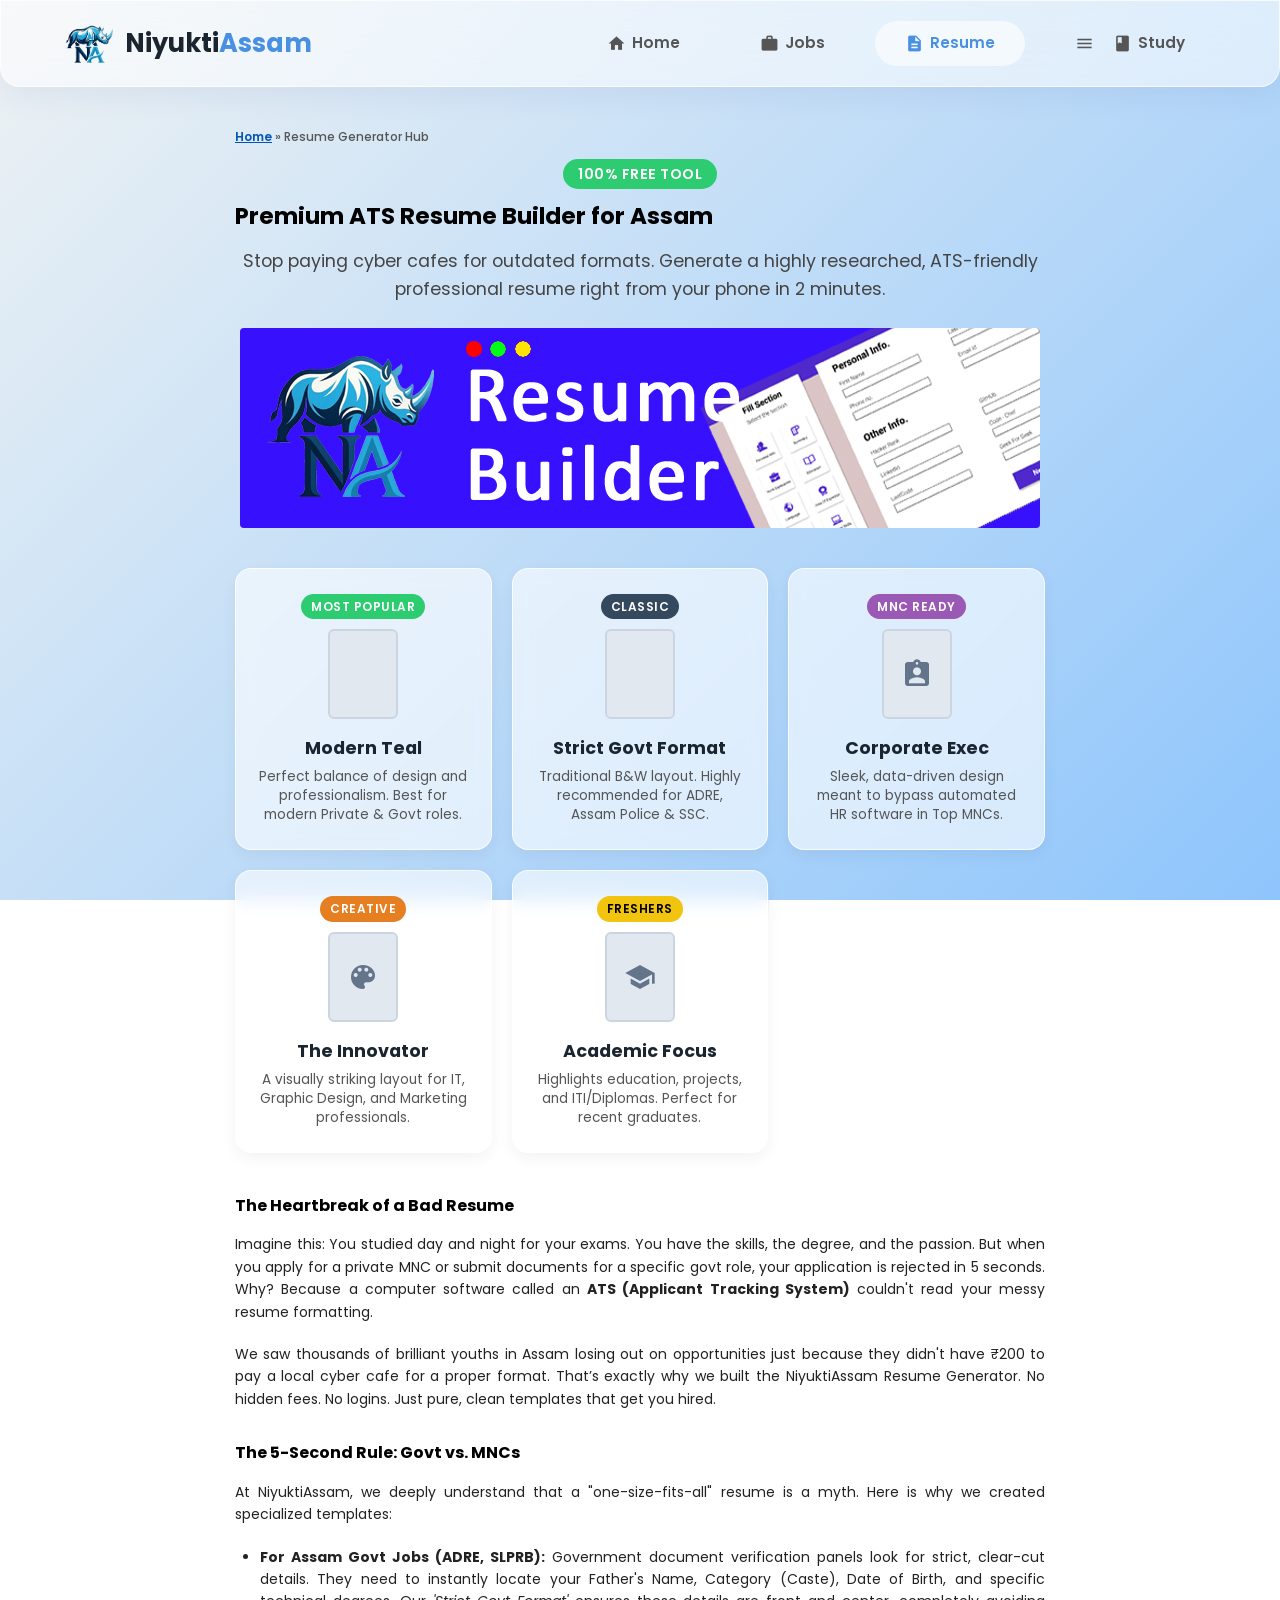
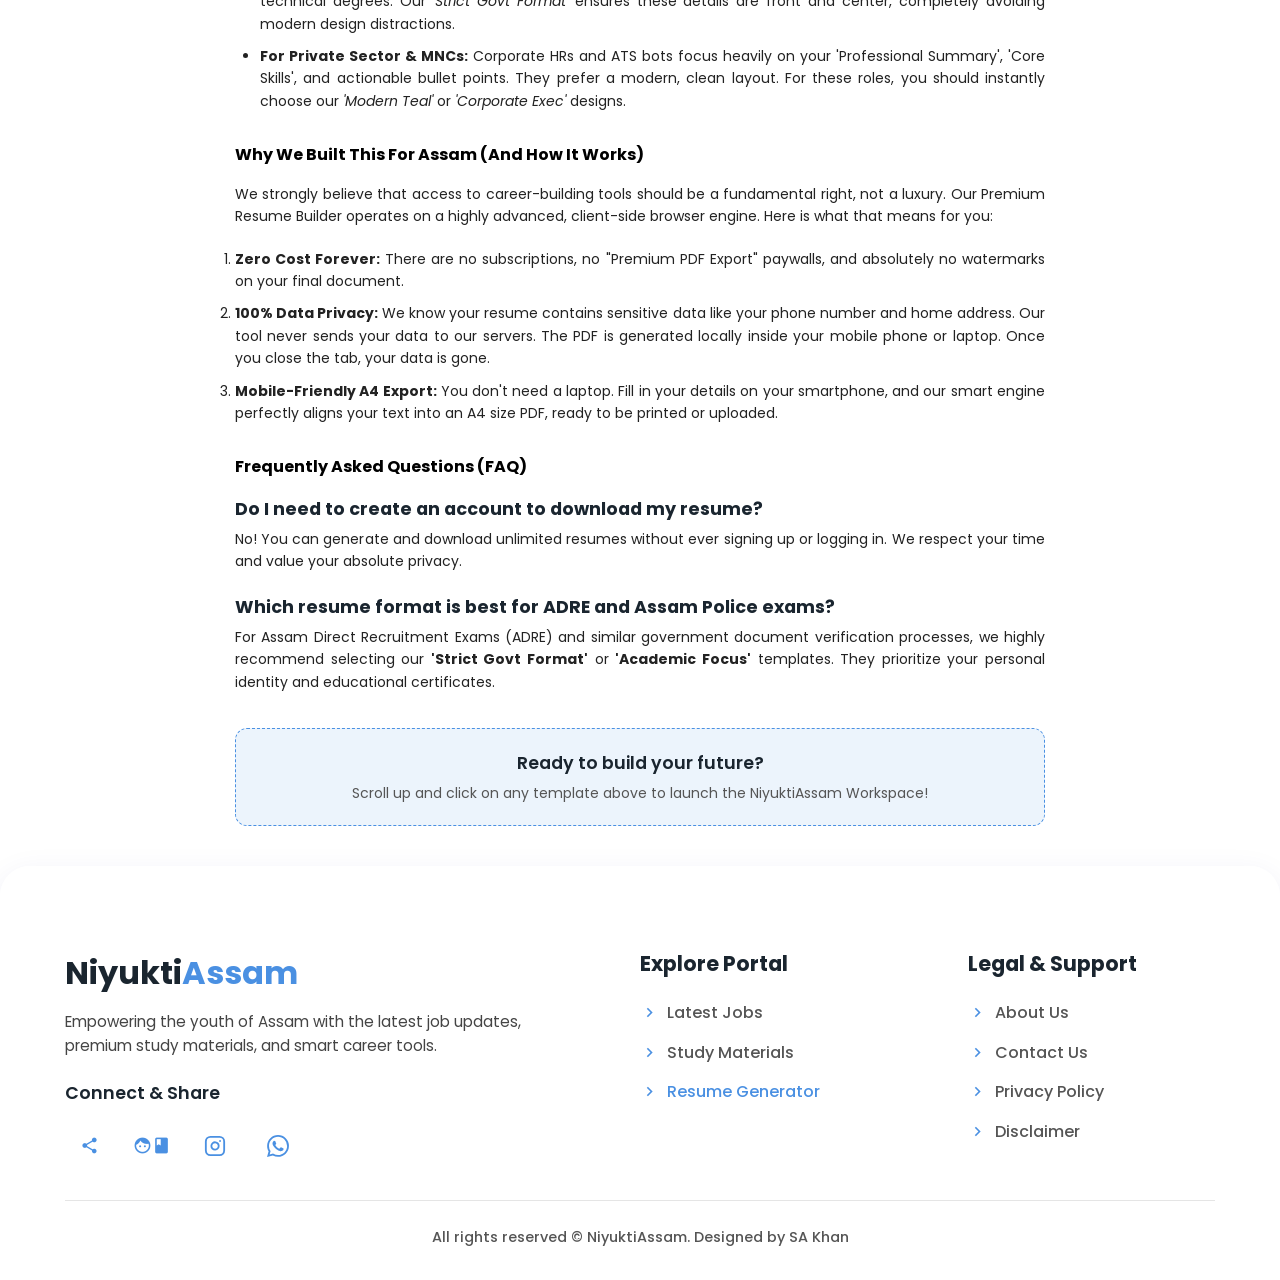
<file: resume.html>
<!DOCTYPE html>
<html lang="en">
<head>
    <meta charset="UTF-8">
    <meta name="viewport" content="width=device-width, initial-scale=1.0">
    
    <title>Free ATS Resume Builder Online | Best CV Maker for Govt & MNC | NiyuktiAssam</title>
        <link rel="apple-touch-icon" sizes="180x180" href="images/fav2.png">
    <link rel="icon" type="image/png" sizes="192x192" href="images/fav1.png">
    <link rel="icon" type="image/png" sizes="512x512" href="images/fav.png">
    <link rel="shortcut icon" href="favicon.ico">
    <meta name="title" content="Free ATS Resume Builder Online | Best CV Maker for Govt & MNC | NiyuktiAssam">
    <meta name="description" content="Create a 100% free, ATS-friendly professional resume for Assam Govt Jobs (ADRE, Assam Police) and MNCs. Choose from 5 premium A4 templates. No login required.">
    <meta name="keywords" content="free resume builder, ATS friendly resume, CV maker for govt jobs, Assam ADRE resume format, MNC resume generator, online resume pdf, NiyuktiAssam">
    <meta name="robots" content="index, follow">
    
    <link rel="canonical" href="https://niyuktiassam.in/resume.html" />
    
    <link href="https://fonts.googleapis.com/css2?family=Poppins:wght@300;400;500;600;700&display=swap" rel="stylesheet">
    <link href="https://fonts.googleapis.com/icon?family=Material+Icons" rel="stylesheet">
    
    <link rel="stylesheet" href="style.css">

    <script type="application/ld+json">
    {
      "@context": "https://schema.org",
      "@type": "SoftwareApplication",
      "name": "NiyuktiAssam Premium Resume Generator",
      "applicationCategory": "BusinessApplication",
      "operatingSystem": "Web Browser",
      "offers": {
        "@type": "Offer",
        "price": "0",
        "priceCurrency": "INR"
      },
      "description": "A 100% free, client-side ATS-friendly resume builder tailored specifically for Assam Govt aspirants and MNC job seekers. Generates instant PDF without logins."
    }
    </script>

    <script type="application/ld+json">
    {
      "@context": "https://schema.org",
      "@type": "FAQPage",
      "mainEntity": [{
        "@type": "Question",
        "name": "Do I need to create an account to download my resume?",
        "acceptedAnswer": {
          "@type": "Answer",
          "text": "No! You can generate and download unlimited PDF resumes without ever signing up or logging in. We value your time and absolute privacy."
        }
      }, {
        "@type": "Question",
        "name": "Which resume format is best for ADRE and Assam Police exams?",
        "acceptedAnswer": {
          "@type": "Answer",
          "text": "For Assam Direct Recruitment Exams (ADRE) and similar government posts, we highly recommend selecting our 'Strict Govt Format'. It prominently displays your personal identity, category (caste), and educational certificates exactly how government panels expect to see them."
        }
      }]
    }
    </script>
</head>
<body>

    <header class="main-header glass-panel">
        <div class="header-container">
            <div class="brand">
                <img src="logo.png" alt="NiyuktiAssam Logo" class="logo-img">
                <div class="logo-text">Niyukti<span>Assam</span></div>
            </div>
            <nav class="top-tabs" aria-label="Main Navigation">
                <a href="index.html" class="tab"><span class="material-icons">home</span> Home</a>
                <a href="jobs.html" class="tab"><span class="material-icons">work</span> Jobs</a>
                <a href="resume.html" class="tab active"><span class="material-icons">description</span> Resume</a>
                <a href="study.html" class="tab"><span class="material-icons">menu_book</span> Study</a>
            </nav>
        </div>
    </header>

    <div class="article-read-wrapper">
        <main class="pure-text-article">
            
            <nav class="breadcrumbs" aria-label="Breadcrumb">
                <a href="index.html">Home</a> &raquo; <span aria-current="page">Resume Generator Hub</span>
            </nav>

            <article>
                <header style="text-align: center; margin-bottom: 40px;">
                    <span class="badge" style="font-size: 0.9rem; padding: 5px 15px;">100% Free Tool</span>
                    <h1 class="article-title" style="font-size: 23px; margin-top: 15px; margin-bottom: 15px;">Premium ATS Resume Builder for Assam</h1>
                    <p style="color: #444; font-size: 1.1rem; max-width: 800px; margin: 0 auto 25px;">Stop paying cyber cafes for outdated formats. Generate a highly researched, ATS-friendly professional resume right from your phone in 2 minutes.</p>
                    
                    <img src="images/banner.jpg" alt="Student holding a professional resume generated by NiyuktiAssam" width="800" height="400" class="article-featured-img" style="margin-top: 10px;" loading="eager" fetchpriority="high">
                </header>

                <div class="resume-hub-grid">
                    
                    <a href="builder-1.html" class="tpl-card">
                        <span class="badge">Most Popular</span>
                        <div class="tpl-icon-box">
                            <span class="material-icons">contact_page</span>
                        </div>
                        <h3 class="tpl-title">Modern Teal</h3>
                        <p class="tpl-desc">Perfect balance of design and professionalism. Best for modern Private & Govt roles.</p>
                    </a>

                    <a href="builder-2.html" class="tpl-card">
                        <span class="badge" style="background: #34495e;">Classic</span>
                        <div class="tpl-icon-box">
                            <span class="material-icons">article</span>
                        </div>
                        <h3 class="tpl-title">Strict Govt Format</h3>
                        <p class="tpl-desc">Traditional B&W layout. Highly recommended for ADRE, Assam Police & SSC.</p>
                    </a>

                    <a href="builder-3.html" class="tpl-card">
                        <span class="badge pro">MNC Ready</span>
                        <div class="tpl-icon-box">
                            <span class="material-icons">assignment_ind</span>
                        </div>
                        <h3 class="tpl-title">Corporate Exec</h3>
                        <p class="tpl-desc">Sleek, data-driven design meant to bypass automated HR software in Top MNCs.</p>
                    </a>

                    <a href="builder-4.html" class="tpl-card">
                        <span class="badge" style="background: #e67e22;">Creative</span>
                        <div class="tpl-icon-box">
                            <span class="material-icons">palette</span>
                        </div>
                        <h3 class="tpl-title">The Innovator</h3>
                        <p class="tpl-desc">A visually striking layout for IT, Graphic Design, and Marketing professionals.</p>
                    </a>

                    <a href="builder-5.html" class="tpl-card">
                        <span class="badge" style="background: #f1c40f; color:#000;">Freshers</span>
                        <div class="tpl-icon-box">
                            <span class="material-icons">school</span>
                        </div>
                        <h3 class="tpl-title">Academic Focus</h3>
                        <p class="tpl-desc">Highlights education, projects, and ITI/Diplomas. Perfect for recent graduates.</p>
                    </a>

                </div>

                <div class="article-text-body">
                    <h2>The Heartbreak of a Bad Resume</h2>
                    <p>Imagine this: You studied day and night for your exams. You have the skills, the degree, and the passion. But when you apply for a private MNC or submit documents for a specific govt role, your application is rejected in 5 seconds. Why? Because a computer software called an <strong>ATS (Applicant Tracking System)</strong> couldn't read your messy resume formatting.</p>
                    <p>We saw thousands of brilliant youths in Assam losing out on opportunities just because they didn't have ₹200 to pay a local cyber cafe for a proper format. That’s exactly why we built the NiyuktiAssam Resume Generator. No hidden fees. No logins. Just pure, clean templates that get you hired.</p>

                    <h2>The 5-Second Rule: Govt vs. MNCs</h2>
                    <p>At NiyuktiAssam, we deeply understand that a "one-size-fits-all" resume is a myth. Here is why we created specialized templates:</p>
                    <ul>
                        <li><strong>For Assam Govt Jobs (ADRE, SLPRB):</strong> Government document verification panels look for strict, clear-cut details. They need to instantly locate your Father's Name, Category (Caste), Date of Birth, and specific technical degrees. Our <em>'Strict Govt Format'</em> ensures these details are front and center, completely avoiding modern design distractions.</li>
                        <li><strong>For Private Sector & MNCs:</strong> Corporate HRs and ATS bots focus heavily on your 'Professional Summary', 'Core Skills', and actionable bullet points. They prefer a modern, clean layout. For these roles, you should instantly choose our <em>'Modern Teal'</em> or <em>'Corporate Exec'</em> designs.</li>
                    </ul>

                    <h2>Why We Built This For Assam (And How It Works)</h2>
                    <p>We strongly believe that access to career-building tools should be a fundamental right, not a luxury. Our Premium Resume Builder operates on a highly advanced, client-side browser engine. Here is what that means for you:</p>
                    <ol>
                        <li><strong>Zero Cost Forever:</strong> There are no subscriptions, no "Premium PDF Export" paywalls, and absolutely no watermarks on your final document.</li>
                        <li><strong>100% Data Privacy:</strong> We know your resume contains sensitive data like your phone number and home address. Our tool never sends your data to our servers. The PDF is generated locally inside your mobile phone or laptop. Once you close the tab, your data is gone.</li>
                        <li><strong>Mobile-Friendly A4 Export:</strong> You don't need a laptop. Fill in your details on your smartphone, and our smart engine perfectly aligns your text into an A4 size PDF, ready to be printed or uploaded.</li>
                    </ol>

                    <h2>Frequently Asked Questions (FAQ)</h2>
                    
                    <h3 style="font-size: 1.1rem; margin-bottom: 5px; color: #1a252f;">Do I need to create an account to download my resume?</h3>
                    <p>No! You can generate and download unlimited resumes without ever signing up or logging in. We respect your time and value your absolute privacy.</p>

                    <h3 style="font-size: 1.1rem; margin-bottom: 5px; color: #1a252f;">Which resume format is best for ADRE and Assam Police exams?</h3>
                    <p>For Assam Direct Recruitment Exams (ADRE) and similar government document verification processes, we highly recommend selecting our <strong>'Strict Govt Format'</strong> or <strong>'Academic Focus'</strong> templates. They prioritize your personal identity and educational certificates.</p>

                    <div style="background: rgba(74, 144, 226, 0.1); padding: 20px; border-radius: 12px; margin-top: 35px; text-align: center; border: 1px dashed #4a90e2;">
                        <p style="margin: 0; font-weight: 600; color: #1a252f; font-size: 1.1rem;">Ready to build your future?</p>
                        <p style="margin: 5px 0 0; color: #555;">Scroll up and click on any template above to launch the NiyuktiAssam Workspace!</p>
                    </div>
                </div>
            </article>

        </main>
    </div>


        <footer class="main-footer glass-panel">
            <div class="footer-content">
                <div class="footer-brand">
                    <h2>Niyukti<span>Assam</span></h2>
                    <p>Empowering the youth of Assam with the latest job updates, premium study materials, and smart career tools.</p>
                    
                    <div class="footer-social">
                        <h4>Connect & Share</h4>
                        <div class="social-icons-wrapper">
                            <button id="footer-share-btn" class="social-btn" title="Share Website" aria-label="Share Website" style="border:none; cursor:pointer;">
                                <span class="material-icons">share</span>
                            </button>
                            <a href="https://www.facebook.com/profile.php?id=61578835168791" target="_blank" rel="noopener noreferrer" class="social-btn" title="Follow on Facebook" aria-label="Facebook">
                                <span class="material-icons">facebook</span>
                            </a>
                            <a href="https://www.instagram.com/sahabbarali_08/" target="_blank" rel="noopener noreferrer" class="social-btn" title="Follow on Instagram" aria-label="Instagram">
                                <svg viewBox="0 0 24 24" width="22" height="22" stroke="currentColor" stroke-width="2" fill="none" stroke-linecap="round" stroke-linejoin="round">
                                    <rect x="2" y="2" width="20" height="20" rx="5" ry="5"></rect>
                                    <path d="M16 11.37A4 4 0 1 1 12.63 8 4 4 0 0 1 16 11.37z"></path>
                                    <line x1="17.5" y1="6.5" x2="17.51" y2="6.5"></line>
                                </svg>
                            </a>
                            <a href="https://wa.me/916913502001" target="_blank" rel="noopener noreferrer" class="social-btn" title="Join our WhatsApp" aria-label="WhatsApp">
                                <svg viewBox="0 0 24 24" width="22" height="22" fill="currentColor">
                                    <path d="M17.472 14.382c-.297-.149-1.758-.867-2.03-.967-.273-.099-.471-.148-.67.15-.197.297-.767.966-.94 1.164-.173.199-.347.223-.644.075-.297-.15-1.255-.463-2.39-1.475-.883-.788-1.48-1.761-1.653-2.059-.173-.297-.018-.458.13-.606.134-.133.298-.347.446-.52.149-.174.198-.298.298-.497.099-.198.05-.371-.025-.52-.075-.149-.669-1.612-.916-2.207-.242-.579-.487-.5-.669-.51a12.8 12.8 0 0 0-.57-.01c-.198 0-.52.074-.792.372-.272.297-1.04 1.016-1.04 2.479 0 1.462 1.065 2.875 1.213 3.074.149.198 2.096 3.2 5.077 4.487.709.306 1.262.489 1.694.625.712.227 1.36.195 1.871.118.571-.085 1.758-.719 2.006-1.413.248-.694.248-1.289.173-1.413-.074-.124-.272-.198-.57-.347m-5.421 7.403h-.004a9.87 9.87 0 0 1-5.031-1.378l-.361-.214-3.741.982.998-3.648-.235-.374a9.86 9.86 0 0 1-1.51-5.26c.001-5.45 4.436-9.884 9.888-9.884 2.64 0 5.122 1.03 6.988 2.898a9.825 9.825 0 0 1 2.893 6.994c-.003 5.45-4.437 9.884-9.885 9.884m8.413-18.297A11.815 11.815 0 0 0 12.05 0C5.495 0 .16 5.335.157 11.892c0 2.096.547 4.142 1.588 5.945L.057 24l6.305-1.654a11.882 11.882 0 0 0 5.683 1.448h.005c6.554 0 11.89-5.335 11.893-11.893a11.821 11.821 0 0 0-3.48-8.413Z"/>
                                </svg>
                            </a>
                        </div>
                    </div>
                </div>

                <div class="footer-links">
                    <h3>Explore Portal</h3>
                    <a href="jobs.html"><span class="material-icons">chevron_right</span> Latest Jobs</a>
                    <a href="study.html"><span class="material-icons">chevron_right</span> Study Materials</a>
                    <a href="resume.html" style="color: #4a90e2;"><span class="material-icons">chevron_right</span> Resume Generator</a>
                </div>

                <div class="footer-legal">
                    <h3>Legal & Support</h3>
                    <a href="about.html"><span class="material-icons">chevron_right</span> About Us</a>
                    <a href="contact.html"><span class="material-icons">chevron_right</span> Contact Us</a>
                    <a href="privacy.html"><span class="material-icons">chevron_right</span> Privacy Policy</a>
                    <a href="disclaimer.html"><span class="material-icons">chevron_right</span> Disclaimer</a>
                </div>
            </div>
            
            <div class="footer-bottom">
                <p>All rights reserved &copy; NiyuktiAssam. Designed by SA Khan</p>
            </div>
        </footer>

    <script>
        document.addEventListener("DOMContentLoaded", function() {
            const shareBtn = document.getElementById('footer-share-btn');
            
            if(shareBtn) {
                shareBtn.addEventListener('click', async function(e) {
                    e.preventDefault();
                    
                    const websiteUrl = window.location.origin; 
                    const websiteTitle = "NiyuktiAssam - Latest Govt Jobs & Study Materials";
                    
                    if (navigator.share) {
                        try {
                            await navigator.share({
                                title: websiteTitle,
                                text: "Prepare for ADRE & Assam Govt Jobs with NiyuktiAssam. Check out the latest updates and free Resume Generator!",
                                url: websiteUrl
                            });
                        } catch (err) {
                            console.log('Error sharing:', err);
                        }
                    } else {
                        navigator.clipboard.writeText(websiteUrl)
                            .then(() => alert("Link copied to clipboard! Share it with your friends."))
                            .catch(err => console.error('Failed to copy text: ', err));
                    }
                });
            }
        });
    </script>
</body>
</html>
</file>
<file: style.css>
/* =========================================
   1. ROOT VARIABLES (Premium Theming)
   ========================================= */
:root {
    --primary-blue: #4a90e2;
    --primary-hover: #357abd;
    --text-main: #1a252f;
    --text-muted: #555555;
    --glass-bg: rgba(255, 255, 255, 0.55);
    --glass-border: rgba(255, 255, 255, 0.7);
    --glass-shadow: 0 8px 32px rgba(31, 38, 135, 0.07);
    --transition-speed: 0.3s;
}

/* =========================================
   2. BASE RESET & TYPOGRAPHY
   ========================================= */
* {
    margin: 0;
    padding: 0;
    box-sizing: border-box;
    font-family: 'Poppins', sans-serif;
    -webkit-tap-highlight-color: transparent;
}

body {
    background: linear-gradient(135deg, #eef2f3 0%, #8ec5fc 100%);
    background-attachment: fixed;
    color: var(--text-main);
    min-height: 100vh;
    line-height: 1.6;
}

.material-icons { font-size: 1.2rem; vertical-align: middle; }

.glass-panel {
    background: var(--glass-bg);
    backdrop-filter: blur(20px);
    -webkit-backdrop-filter: blur(20px);
    border: 1px solid var(--glass-border);
    box-shadow: var(--glass-shadow);
    border-radius: 20px;
}

/* =========================================
   3. STICKY HEADER
   ========================================= */
.main-header { 
    position: sticky; top: 0; z-index: 1000; width: 100%; 
    border-radius: 0 0 20px 20px; transition: all var(--transition-speed) ease;
}
.header-container { display: flex; flex-direction: column; }
.brand { display: flex; align-items: center; justify-content: center; padding: 15px 20px; }
.logo-img { height: 42px; width: auto; margin-right: 12px; }
.logo-text { font-size: 1.6rem; font-weight: 700; color: var(--text-main); }
.logo-text span { color: var(--primary-blue); }

.top-tabs { display: flex; width: 100%; border-top: 1px solid rgba(255, 255, 255, 0.4); }
.tab { 
    flex: 1; display: flex; align-items: center; justify-content: center; gap: 6px; 
    padding: 14px 0; text-decoration: none; color: var(--text-muted); 
    font-weight: 600; font-size: 0.95rem; transition: all var(--transition-speed); 
}
.tab.active { color: var(--primary-blue); background: rgba(255, 255, 255, 0.6); border-bottom: 3px solid var(--primary-blue); }
.tab:hover:not(.active) { color: var(--primary-blue); background: rgba(255, 255, 255, 0.3); }

/* =========================================
   4. PAGE WRAPPER & MAIN LAYOUT (MOBILE FIRST)
   ========================================= */
.page-wrapper { display: flex; flex-direction: column; min-height: calc(100vh - 110px); }
.content-area { flex: 1; padding: 30px 20px; width: 100%; }
.layout-grid { display: flex; flex-direction: column; gap: 25px; }
.ad-sidebar { display: none; }
.center-content { display: flex; flex-direction: column; gap: 25px; width: 100%; }

/* Hero Section */
.hero { text-align: center; padding: 45px 25px; width: 100%; }
.hero h1 { font-size: 1.9rem; margin-bottom: 15px; font-weight: 700; }
.hero p { font-size: 1.05rem; margin-bottom: 25px; color: var(--text-muted); }
.action-btn { 
    display: inline-flex; align-items: center; justify-content: center; gap: 8px; 
    background: var(--primary-blue); color: white; border: none; padding: 15px 40px; 
    border-radius: 50px; font-size: 12px; font-weight: 600; text-decoration: none;
    box-shadow: 0 6px 20px rgba(74, 144, 226, 0.4); cursor: pointer; transition: transform 0.3s, box-shadow 0.3s; 
}
.action-btn:hover { transform: translateY(-4px); box-shadow: 0 10px 25px rgba(74, 144, 226, 0.6); background: var(--primary-hover); }

/* Premium Unified Card */
.premium-unified-card { display: flex; flex-direction: column; gap: 15px; width: 100%; }
.unified-item { 
    background: var(--glass-bg); backdrop-filter: blur(16px); border: 1px solid var(--glass-border); 
    box-shadow: var(--glass-shadow); border-radius: 15px; padding: 22px; text-align: center; 
    text-decoration: none; color: var(--text-main); font-weight: 600; font-size: 1.1rem; 
    display: flex; align-items: center; justify-content: center; gap: 10px; transition: transform 0.2s, background 0.3s; 
}
.unified-item:active { transform: scale(0.97); }
.unified-item:hover { color: var(--primary-blue); background: rgba(255, 255, 255, 0.8); }
.card-divider { display: none; }

/* Recent Updates Section */
.recent-updates { padding: 30px; }
.recent-updates h2 { font-size: 1.4rem; border-bottom: 2px solid rgba(0,0,0,0.1); padding-bottom: 10px; margin-bottom: 20px; }
.update-list { list-style: none; }
.update-list li { padding: 15px 0; border-bottom: 1px solid rgba(0,0,0,0.08); transition: padding-left 0.3s; text-align: left; }
.update-list li:last-child { border-bottom: none; }
.update-list li:hover { padding-left: 10px; }
.update-list a { color: var(--text-main); text-decoration: none; font-weight: 600; font-size: 1.1rem; transition: color 0.2s; }
.update-list a:hover { color: var(--primary-blue); }
.update-list p { font-size: 0.9rem; color: var(--text-muted); margin-top: 6px; }

/* =========================================
   5. PROFESSIONAL FOOTER
   ========================================= */
.main-footer { padding: 60px 20px 25px; border-top: 1px solid var(--glass-border); border-radius: 30px 30px 0 0; margin-top: auto; }
.footer-content { display: flex; flex-direction: column; gap: 40px; max-width: 1200px; margin: 0 auto 30px; }
.footer-brand h2 { font-size: 2rem; font-weight: 700; margin-bottom: 12px; }
.footer-brand span { color: var(--primary-blue); }
.footer-brand p { font-size: 0.95rem; color: #444; line-height: 1.6; margin-bottom: 20px; }
.footer-social h4 { font-size: 1.1rem; margin-bottom: 15px; font-weight: 600; }
.social-icons-wrapper { display: flex; gap: 15px; }
.social-btn { 
    display: inline-flex; align-items: center; justify-content: center; width: 48px; height: 48px; 
    border-radius: 50%; background: var(--glass-bg); color: var(--primary-blue); text-decoration: none; 
    border: 1px solid var(--glass-border); transition: all var(--transition-speed) cubic-bezier(0.4, 0, 0.2, 1); 
}
.social-btn:hover { transform: translateY(-5px) rotate(8deg); background: var(--primary-blue); color: #ffffff; border-color: var(--primary-blue); box-shadow: 0 10px 25px rgba(74, 144, 226, 0.4); }
.social-btn:hover .material-icons, .social-btn:hover svg { color: #ffffff; fill: #ffffff; }

.footer-links h3, .footer-legal h3 { font-size: 1.3rem; margin-bottom: 20px; }
.footer-links a, .footer-legal a { display: flex; align-items: center; text-decoration: none; color: var(--text-muted); margin-bottom: 14px; font-weight: 500; font-size: 1rem; transition: all 0.3s; }
.footer-links a .material-icons, .footer-legal a .material-icons { font-size: 1.2rem; margin-right: 8px; color: var(--primary-blue); transition: transform 0.3s; }
.footer-links a:hover, .footer-legal a:hover { color: var(--primary-blue); transform: translateX(5px); }
.footer-bottom { text-align: center; padding-top: 25px; border-top: 1px solid rgba(0,0,0,0.1); font-size: 0.9rem; font-weight: 500; color: var(--text-muted); }

/* =========================================
   6. 💻 DESKTOP LAYOUT (SMART GRID FIX)
   ========================================= */
@media (min-width: 1024px) {
    .header-container { flex-direction: row; justify-content: space-between; align-items: center; padding: 0 5%; height: 85px; }
    .brand { padding: 0; }
    .logo-img { height: 48px; }
    .top-tabs { width: auto; border-top: none; gap: 20px; }
    .tab { padding: 10px 30px; border-radius: 30px; }
    .tab.active { border-bottom: none; }
    .content-area { padding: 60px 3%; max-width: 1400px; margin: 0 auto; }
    .mobile-ad-banner { display: none; }

    /* SMART GRID FIX */
    .layout-grid { display: grid; grid-template-columns: minmax(auto, 900px); justify-content: center; gap: 40px; }
    .layout-grid:has(.ad-sidebar) { grid-template-columns: 220px 1fr 220px; align-items: stretch; }
    
    .ad-sidebar { display: block; height: 100%; }
    .ad-placeholder { height: 100%; border-radius: 25px; display: flex; flex-direction: column; align-items: center; justify-content: center; color: var(--text-muted); border: 2px dashed rgba(255, 255, 255, 0.8); background: rgba(255,255,255,0.2); }
    .center-content { display: flex; flex-direction: column; gap: 40px; height: 100%; }
    
    .hero { padding: 80px 50px; border-radius: 30px; }
    .hero h1 { font-size: 3.5rem; }
    
    .premium-unified-card { flex-direction: row; gap: 0; background: var(--glass-bg); border: 1px solid var(--glass-border); border-radius: 25px; box-shadow: var(--glass-shadow); overflow: hidden; }
    .unified-item { flex: 1; background: transparent; border: none; box-shadow: none; border-radius: 0; padding: 35px 20px; }
    .unified-item:hover { background: rgba(255, 255, 255, 0.6); transform: none; }
    .card-divider { display: block; width: 1px; background: rgba(0, 0, 0, 0.08); margin: 25px 0; }

    .main-footer { padding: 80px 5% 30px; }
    .footer-content { flex-direction: row; justify-content: space-between; gap: 80px; }
    .footer-brand { flex: 2; }
    .footer-links, .footer-legal { flex: 1; }
}

/* =========================================
   7. 💼 JOBS LISTING PAGE (RESTORED)
   ========================================= */
.jobList{
    display: flex;
    flex-direction: column;
    gap: 10px; /* Yahan se aap gap kam ya zyada kar sakte hain */
}
.jobs-feed-container { max-width: 800px; margin: 0 auto; display: flex; flex-direction: column; gap: 15px; }
.page-header { padding: 30px 20px; border-radius: 20px; text-align: center; width: 100%; }
.page-header h1 { font-size: 22px; margin-bottom: 20px; color: #1a252f; }

.search-box { display: flex; align-items: center; background: rgba(255,255,255,0.7); border-radius: 30px; padding: 5px 5px 5px 15px; overflow: hidden; }
.search-box input { flex: 1; min-width: 0; border: none; background: transparent; outline: none; font-size: 1rem; padding: 10px; }
.search-box button { background: #4a90e2; color: white; border: none; padding: 10px 20px; border-radius: 25px; cursor: pointer; font-weight: 600; flex-shrink: 0; white-space: nowrap; }

.job-card { padding: 25px; border-radius: 20px; transition: transform 0.3s; width: 100%; }
.job-card:hover { transform: translateY(-3px); box-shadow: 0 8px 25px rgba(0,0,0,0.1); }
.job-card-header { display: flex; justify-content: space-between; align-items: center; margin-bottom: 15px; font-size: 12px; font-weight: 500; }
.job-badge { padding: 5px 12px; border-radius: 15px; font-weight: 600; color: white; }
.job-badge.new { background: #e74c3c; } .job-badge.admit { background: #f39c12; } .job-badge.closing { background: #34495e; }
.job-date { display: flex; align-items: center; gap: 4px; color: #555; }
.job-card h2 { font-size: 16px; color: #1a252f; margin-bottom: 5px; text-align: justify; }
.job-dept { color: #555; font-size: 12px; margin-bottom: 20px; font-weight: 500; }

.job-meta-grid { display: flex; flex-wrap: wrap; gap: 10px; margin-bottom: 20px; justify-content: center;}
.meta-item { display: flex; align-items: center; gap: 6px; font-size: 12px; background: rgba(255,255,255,0.6); padding: 8px 15px; border-radius: 12px; border: 1px solid rgba(255,255,255,0.8); }
.meta-item .material-icons { color: #4a90e2; font-size: 12px; }
.job-action-btn { display: flex; width: 100%; justify-content: center; align-items: center; gap: 8px; color: #4a90e2; border: 2px solid #4a90e2; text-decoration: none; padding: 12px 20px; border-radius: 15px; font-weight: 600; transition: all 0.3s; box-sizing: border-box; }
.job-action-btn:hover { background: #4a90e2; color: #fff; }

.pagination { display: flex; justify-content: center; gap: 10px; margin-top: 10px; }
.page-btn { padding: 10px 18px; background: rgba(255,255,255,0.5); border-radius: 12px; text-decoration: none; color: #2c3e50; font-weight: 600; }
.page-btn.active { background: #4a90e2; color: white; }

/* =========================================
   8. 📝 NEW PURE TEXT ARTICLE PAGE (RESTORED)
   ========================================= */
.article-read-wrapper { max-width: 850px; margin: 40px auto; padding: 0 20px; display: flex; flex-direction: column; gap: 50px; }
.pure-text-article { padding: 0; color: #111; }
.breadcrumbs { font-size: 12px; color: #555; margin-bottom: 15px; font-weight: 500; text-align: left; }
.breadcrumbs a { color: #0056b3; text-decoration: underline; font-weight: 600; }
.article-title { font-size: 18px; color: #000; margin-bottom: 15px; line-height: 1.3; font-weight: 700; text-align: justify; }
.article-meta { font-size: 12px; color: #555; margin-bottom: 30px; border-bottom: 1px solid #ccc; padding-bottom: 15px; text-align: left; }
.article-featured-img { width: 100%; max-width: 800px; height: 200px; object-fit: cover; display: block; margin: -30px auto 35px; border-radius: 4px; }

.table-of-contents { margin-bottom: 40px; font-size: 14px; }
.toc-title { font-weight: 700; font-size: 15px; color: #000; margin-bottom: 10px; text-transform: uppercase; letter-spacing: 0.5px; }
.table-of-contents ul { list-style-type: none; padding: 0; margin: 0; }
.table-of-contents li { margin-bottom: 8px; padding-left: 15px; position: relative; }
.table-of-contents li::before { content: "•"; color: #0056b3; font-weight: bold; position: absolute; left: 0; }
.table-of-contents a { color: #0056b3; text-decoration: underline; font-weight: 500; }
.table-of-contents a:hover { color: #d35400; }

.article-text-body { font-size: 14px; line-height: 1.6; color: #222; text-align: justify;}
.article-text-body h2 { font-size: 16px; color: #000; margin: 30px 0 15px; font-weight: 700; }
.article-text-body p { margin-bottom: 20px; }
.article-text-body ul { margin: 0 0 25px 25px; }
.article-text-body li { margin-bottom: 10px; }

.simple-link-table { width: 100%; border-collapse: collapse; margin: 10px 0; table-layout: fixed; border: 1px solid #333; }
.simple-link-table th, .simple-link-table td { padding: 12px 10px; border-bottom: 1px solid #333; font-size: 14px; }
th:first-child { border-right: 1px solid #333; }
.simple-link-table th { width: 60%; text-align: left; font-weight: 600; color: #000; }
.simple-link-table td.center-link { width: 40%; text-align: center; }
.simple-link-table td.center-link a { color: #0056b3; font-weight: 600; text-decoration: none; transition: color 0.2s; }
.simple-link-table td.center-link a:hover { color: #d35400; }

.simple-share { margin-top: 10px; padding-top: 20px; border-top: 1px solid #eee; display: flex; align-items: center; justify-content: center; gap: 12px; font-family: -apple-system, BlinkMacSystemFont, "Segoe UI", Roboto, sans-serif; }
.share-btn { display: flex; align-items: center; justify-content: center; width: 40px; height: 40px; border-radius: 8px; text-decoration: none; background-color: #f4f4f4; color: #555; transition: all 0.3s cubic-bezier(0.4, 0, 0.2, 1); }
.material-symbols-outlined { font-size: 20px; }
.share-btn:hover { transform: translateY(-3px); }
.share-btn.whatsapp:hover { background-color: #25D366; color: white; box-shadow: 0 4px 12px rgba(37, 211, 102, 0.3); }
.share-btn.facebook:hover { background-color: #1877F2; color: white; box-shadow: 0 4px 12px rgba(24, 119, 242, 0.3); }
.share-btn.telegram:hover { background-color: #0088cc; color: white; box-shadow: 0 4px 12px rgba(0, 136, 204, 0.3); }

.related-posts-section { margin-bottom: 60px;}
.section-heading { font-size: 18px; color: #000; margin-bottom: 25px; border-bottom: 1px solid #ccc; padding-bottom: 10px; }
.related-grid { display: grid; grid-template-columns: repeat(auto-fit, minmax(280px, 1fr)); gap: 20px; }
.related-card { display: block; padding: 20px; border: 1px solid #ddd; border-radius: 8px; text-decoration: none; color: #111; transition: background 0.2s; }
.related-card h4 { font-size: 14px; margin-bottom: 8px; }
.related-card .date { font-size: 12px; color: #666; }
.related-card:hover { background: #f9f9f9; }

@media (max-width: 768px) {
    .article-title { font-size: 18px; }
    .simple-link-table th, .simple-link-table td { font-size: 14px; }
}


/* =========================================
   PERFECT CENTERING WORKSPACE UI
   ========================================= */
.workspace { 
    display: flex; 
    flex-direction: column; 
    gap: 30px; 
    margin: 30px auto; 
    width: 100%;
    max-width: 1200px; /* Lock container width */
    align-items: center; /* Center on mobile */
}

@media(min-width: 1024px) { 
    .workspace { 
        flex-direction: row; 
        justify-content: center; /* Perfect Center on Desktop */
        align-items: flex-start; 
    } 
}

/* LEFT: Form Panel */
.editor-panel {
    width: 100%;
    max-width: 450px; /* Lock Form Width */
}

.acc-item { margin-bottom: 15px; border-radius: 16px; overflow: hidden; transition: all 0.3s ease; }
.acc-header {
    padding: 18px 25px; cursor: pointer; display: flex; justify-content: space-between; align-items: center;
    font-weight: 600; font-size: 1.05rem; color: #1a252f;
    background: rgba(255, 255, 255, 0.4); backdrop-filter: blur(10px);
    border-bottom: 1px solid rgba(255, 255, 255, 0.5);
    transition: 0.3s;
}
.acc-header:hover { background: rgba(255, 255, 255, 0.6); }
.acc-header.active { background: #008c95; color: white; border-color: #008c95; }
.acc-content { padding: 25px; display: none; background: rgba(255, 255, 255, 0.25); backdrop-filter: blur(16px); }
.acc-content.active { display: block; animation: fadeIn 0.4s ease; }

@keyframes fadeIn { from { opacity: 0; transform: translateY(-5px); } to { opacity: 1; transform: translateY(0); } }

.form-group { margin-bottom: 18px; }
.form-group label { display: block; font-weight: 500; margin-bottom: 8px; font-size: 0.85rem; color: #1a252f; text-transform: uppercase; letter-spacing: 0.5px;}
.form-control { 
    width: 100%; padding: 12px 18px; border-radius: 10px; 
    border: 1px solid rgba(255,255,255,0.6); 
    background: rgba(255, 255, 255, 0.4); 
    color: #111; font-family: 'Poppins', sans-serif; transition: 0.3s; font-size: 0.95rem;
    box-shadow: inset 0 2px 5px rgba(0,0,0,0.02);
}
.form-control:focus { border-color: #008c95; background: rgba(255,255,255,0.8); outline: none; box-shadow: 0 0 0 3px rgba(0, 140, 149, 0.2); }
.grid-2 { display: grid; grid-template-columns: 1fr; gap: 15px; }
@media(min-width: 600px) { .grid-2 { grid-template-columns: 1fr 1fr; } }

.img-upload-btn {
    display: inline-flex; align-items: center; justify-content: center; gap: 8px; 
    background: #1a252f; color: white; padding: 14px 25px; width: 100%;
    border-radius: 12px; cursor: pointer; font-size: 1rem; font-weight: 500;
    transition: 0.3s; box-shadow: 0 8px 20px rgba(0,0,0,0.1); margin-bottom: 15px;
}
.img-upload-btn:hover { background: #008c95; transform: translateY(-2px); }
input[type="file"] { display: none; }

/* RIGHT: Sticky Live Preview Panel */
.preview-panel {
    width: 100%;
    max-width: 650px; /* Lock Preview Width */
    display: flex; flex-direction: column; align-items: center;
    position: sticky; top: 100px;
}
.download-btn-container { margin-bottom: 20px; width: 100%; text-align: center; }

/* A4 SCALING FIX */
.a4-wrapper {
    transform-origin: top center;
    transition: transform 0.3s ease;
    box-shadow: 0 25px 50px rgba(0,0,0,0.15);
    overflow: hidden;
    border-radius: 12px;
    width: 210mm;
    height: 297mm;
    transform: scale(0.40);
    margin-bottom: calc(-297mm * 0.60); 
}

@media (min-width: 600px) { .a4-wrapper { transform: scale(0.65); margin-bottom: calc(-297mm * 0.35); } }
@media (min-width: 1024px) { .a4-wrapper { transform: scale(0.60); margin-bottom: calc(-297mm * 0.40); } }
@media (min-width: 1400px) { .a4-wrapper { transform: scale(0.80); margin-bottom: calc(-297mm * 0.20); } }

/* A4 RESUME DESIGN */
.a4-document {
    width: 210mm; height: 297mm; background: #ffffff;
    font-family: 'Montserrat', sans-serif;
    position: relative; overflow: hidden; color: #111;
}
.res-top-white { height: 140px; background: #ffffff; position: relative; }
.res-name-box { position: absolute; top: 40px; left: 280px; }
.res-name { font-size: 44px; font-weight: 800; line-height: 1.1; margin: 0; color: #000; text-transform: capitalize; }
.res-teal-band { height: 60px; background: #008c95; display: flex; align-items: center; padding-left: 280px; }
.res-job-title { color: #ffffff; font-size: 15px; letter-spacing: 2px; font-weight: 600; text-transform: uppercase; }
.res-profile-img {
    position: absolute; top: 35px; left: 55px; width: 165px; height: 165px;
    border-radius: 50%; border: 6px solid #ffffff; background: #f4f4f4;
    overflow: hidden; z-index: 10; box-shadow: 0 4px 10px rgba(0,0,0,0.1);
}
.res-profile-img img { width: 100%; height: 100%; object-fit: cover; }
.res-body { display: flex; height: calc(297mm - 200px); }
.res-left { width: 280px; background-color: #f4f7f8; padding: 50px 25px 25px; box-sizing: border-box; }
.res-right { flex: 1; padding: 35px; box-sizing: border-box; background-color: #ffffff; }
.res-heading {
    font-size: 13px; font-weight: 800; color: #000; text-transform: uppercase;
    border-bottom: 2px solid #000; padding-bottom: 3px; margin-bottom: 12px; margin-top: 22px; letter-spacing: 0.5px;
}
.res-left .res-heading:first-child, .res-right .res-heading:first-child { margin-top: 0; }
.res-personal-item { font-size: 10.5px; margin-bottom: 6px; color: #222; font-weight: 500;}
.res-personal-item strong { font-weight: 700; color: #000; display: inline-block; width: 80px;}
.res-contact-item { display: flex; align-items: center; gap: 8px; margin-bottom: 10px; font-size: 10.5px; font-weight: 500; }
.res-contact-item .material-icons { font-size: 15px; color: #000; }
.res-summary { font-size: 10.5px; line-height: 1.5; text-align: justify; font-weight: 500; color: #222;}
.res-list { list-style: none; padding: 0; margin: 0; font-size: 10.5px; line-height: 2; font-weight: 600; color: #111;}
.res-list li { display: flex; align-items: flex-start; gap: 6px; }
.res-list li::before { content: '✓'; font-weight: bold; font-size: 11px; margin-top: 2px;}
.res-exp-item { margin-bottom: 20px; }
.res-exp-title { font-size: 13px; font-weight: 800; text-transform: uppercase; color: #000; display: block; margin-bottom: 2px;}
.res-exp-role { font-size: 12px; font-weight: 600; color: #555; display: block; }
.res-exp-meta { font-size: 10px; color: #888; margin-bottom: 6px; text-transform: uppercase; font-weight: 500;}
.res-exp-desc { font-size: 11px; line-height: 1.5; margin-left: 18px; margin-top: 4px; color: #222; font-weight: 500;}
.res-exp-desc li { margin-bottom: 4px; }

        /* 5 Options Grid UI - Premium Glassmorphism */
        .resume-hub-grid {
            display: grid;
            grid-template-columns: repeat(auto-fit, minmax(220px, 1fr));
            gap: 20px;
            margin: 40px 0;
        }
        .tpl-card {
            background: rgba(255, 255, 255, 0.6);
            backdrop-filter: blur(10px);
            border: 1px solid rgba(255, 255, 255, 0.8);
            border-radius: 16px;
            padding: 25px 20px;
            text-align: center;
            transition: all 0.3s ease;
            text-decoration: none;
            color: #1a252f;
            display: flex;
            flex-direction: column;
            align-items: center;
            box-shadow: 0 5px 15px rgba(0,0,0,0.05);
        }
        .tpl-card:hover {
            transform: translateY(-8px);
            background: rgba(255, 255, 255, 0.9);
            box-shadow: 0 15px 30px rgba(0, 140, 149, 0.15);
            border-color: #008c95;
        }
        .tpl-icon-box {
            width: 70px;
            height: 90px;
            background: #e2e8f0;
            border-radius: 6px;
            margin-bottom: 15px;
            display: flex;
            align-items: center;
            justify-content: center;
            position: relative;
            overflow: hidden;
            border: 2px solid #cbd5e1;
        }
        .tpl-card:hover .tpl-icon-box { border-color: #008c95; }
        .tpl-icon-box .material-icons { font-size: 32px; color: #64748b; transition: 0.3s; }
        .tpl-card:hover .tpl-icon-box .material-icons { color: #008c95; }
        
        .tpl-title { font-size: 1.1rem; font-weight: 700; margin-bottom: 5px; }
        .tpl-desc { font-size: 0.85rem; color: #555; line-height: 1.4; }
        
        .badge {
            background: #2ecc71;
            color: white;
            font-size: 0.75rem;
            padding: 3px 10px;
            border-radius: 20px;
            font-weight: 600;
            margin-bottom: 10px;
            text-transform: uppercase;
            letter-spacing: 0.5px;
        }
        .badge.pro { background: #9b59b6; }
</file>
